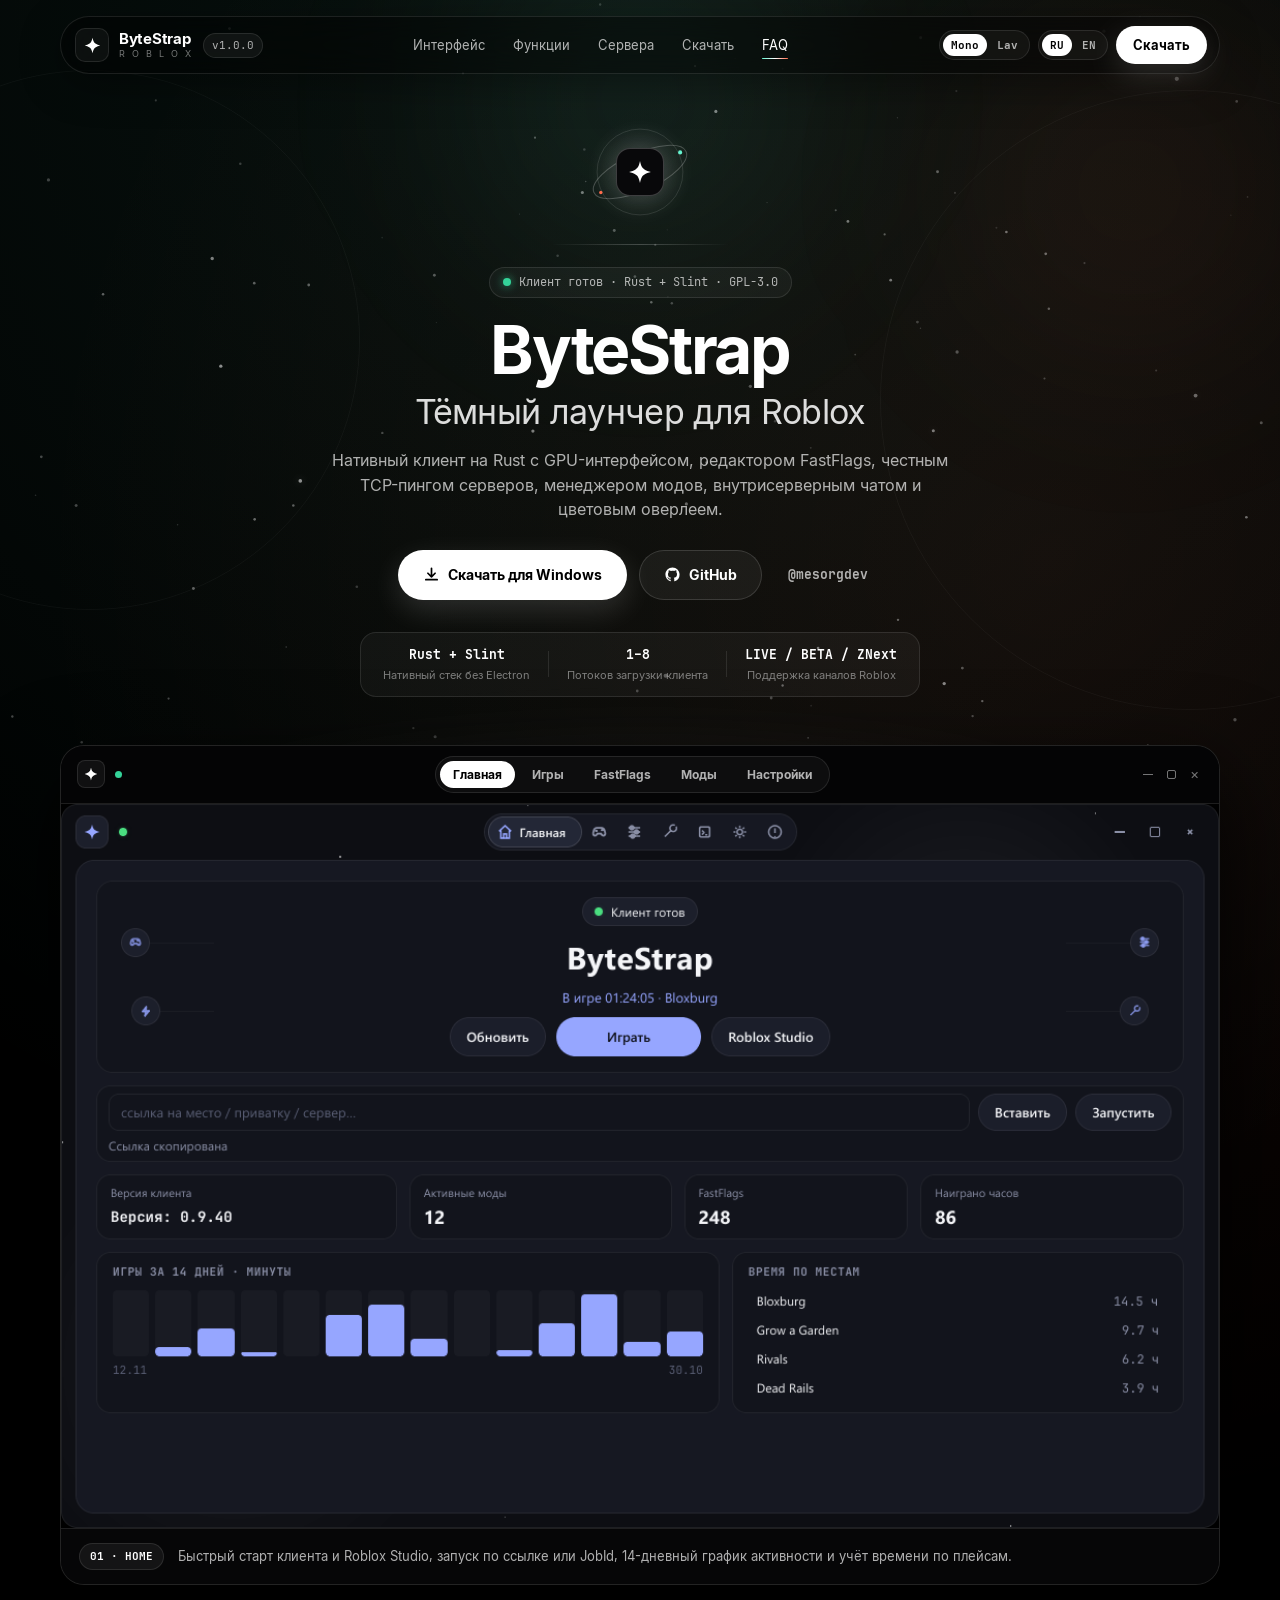
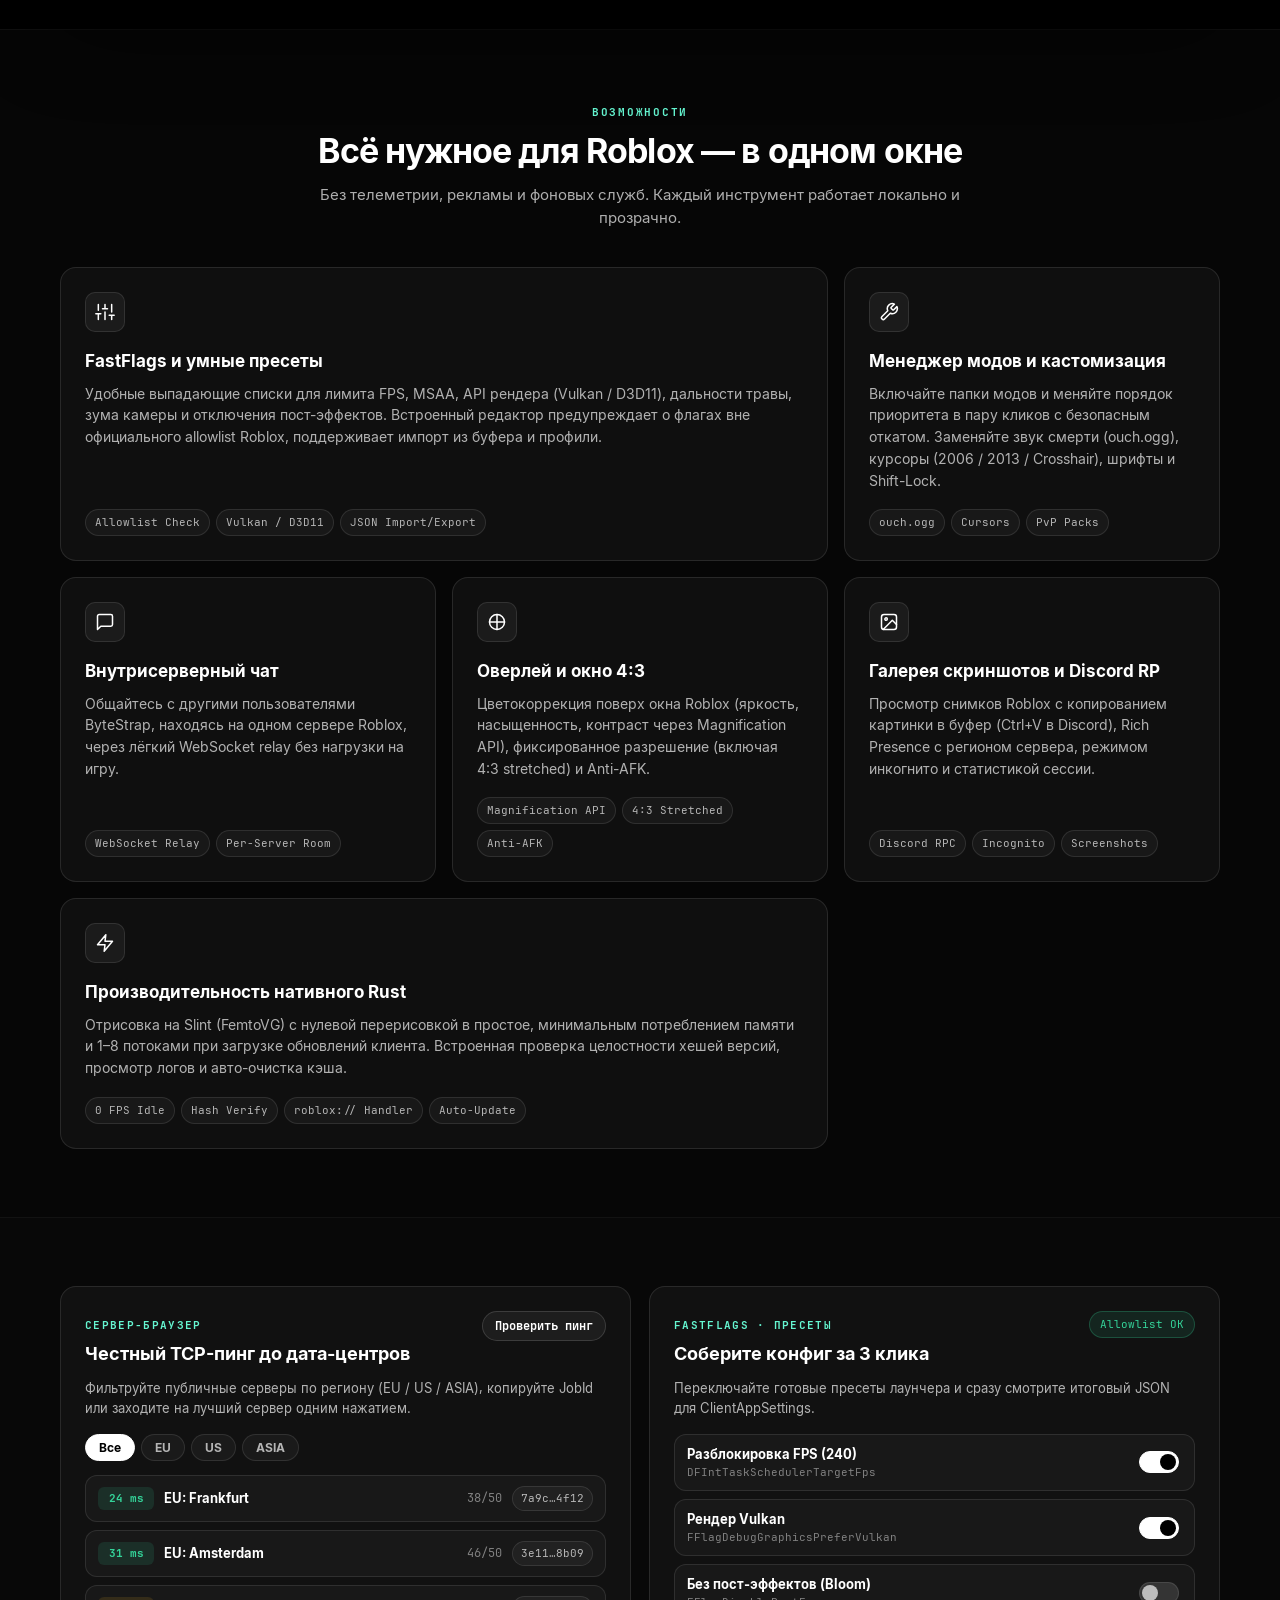
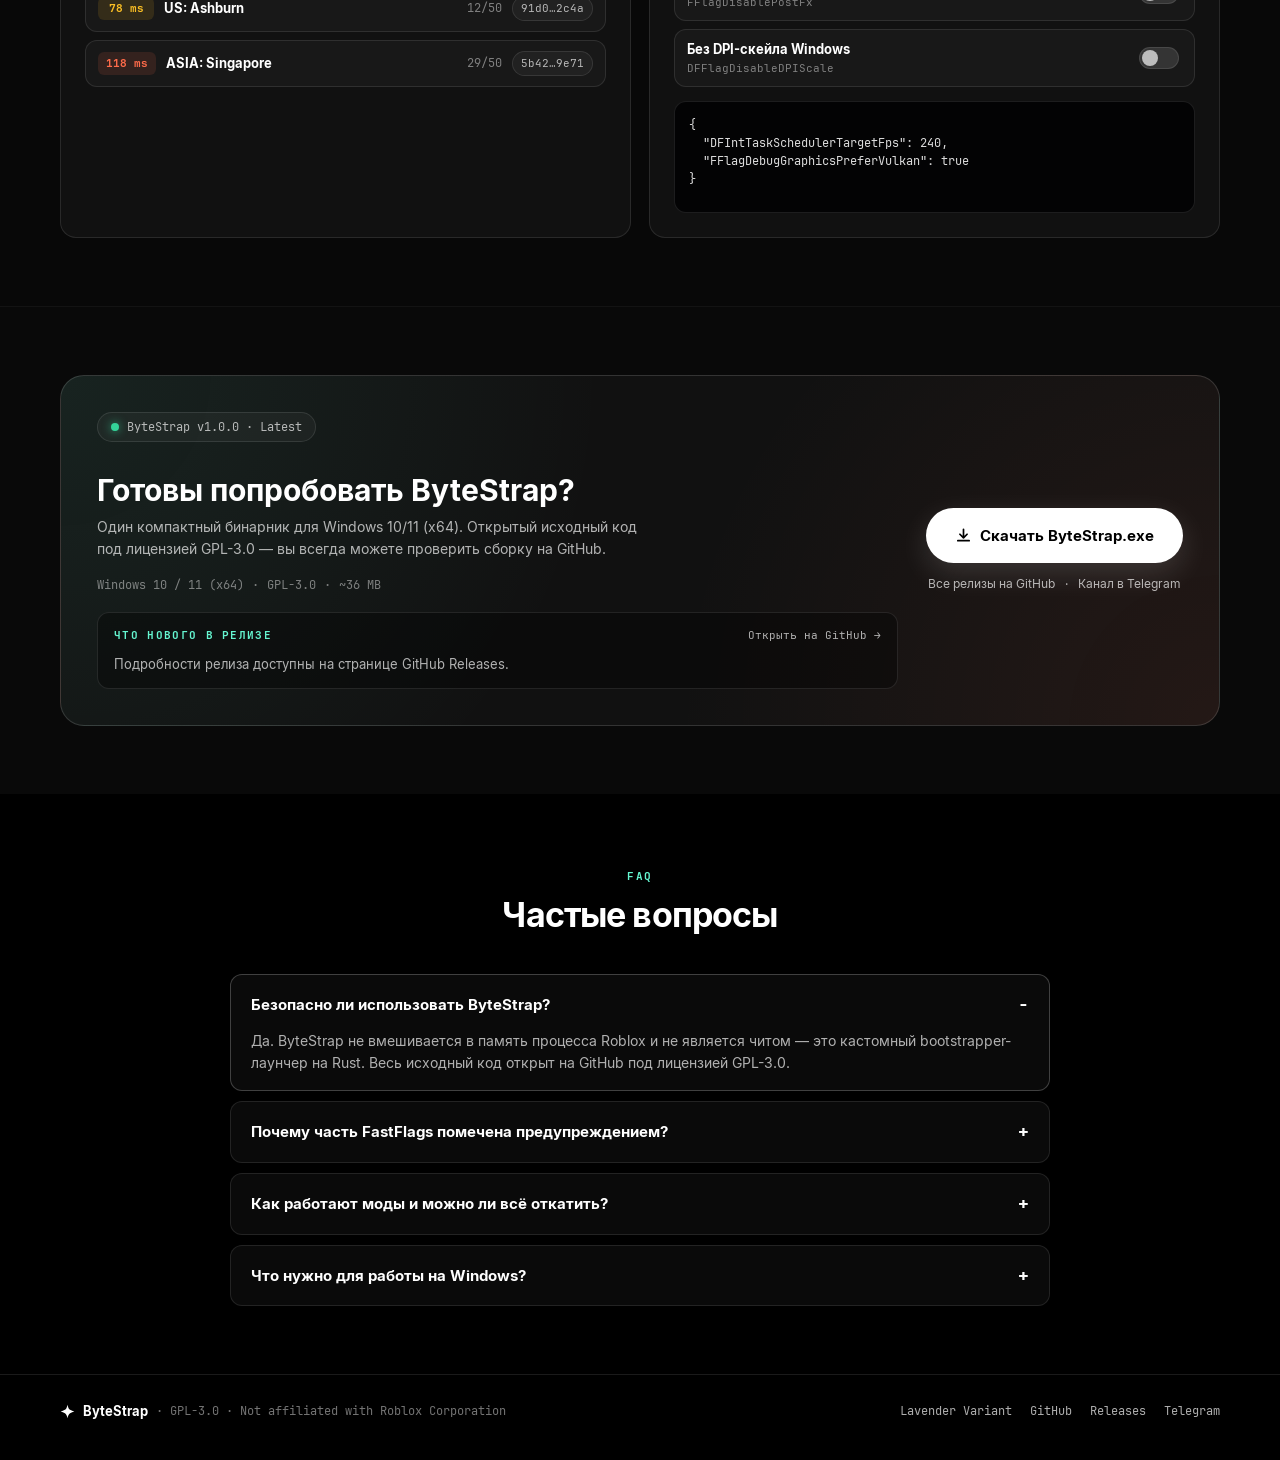
<file: docs/index.html>
<!doctype html>
<html lang="ru" data-theme="editingnews">
<head>
  <meta charset="utf-8" />
  <meta name="viewport" content="width=device-width, initial-scale=1" />
  <meta name="theme-color" content="#000000" />
  <title>ByteStrap — Тёмный кастомный лаунчер для Roblox</title>
  <meta name="description" content="ByteStrap — быстрый нативный лаунчер для Roblox на Rust и Slint: FastFlags, сервер-браузер с TCP-пингом, менеджер модов, внутрисерверный чат и цветовой оверлей." />
  <link rel="icon" type="image/svg+xml" href="data:image/svg+xml,%3Csvg xmlns='http://www.w3.org/2000/svg' viewBox='0 0 32 32'%3E%3Crect width='32' height='32' rx='9' fill='%230A0A0A' stroke='%23FFFFFF' stroke-opacity='0.22'/%3E%3Cpath d='M16 5.2 C16.9 9.8 17.9 11.4 19.7 12.6 C21.5 13.8 23.7 14.7 25.9 15.2 C23.7 15.7 21.5 16.6 19.7 17.8 C17.9 19.0 16.9 20.6 16 25.2 C15.1 20.6 14.1 19.0 12.3 17.8 C10.5 16.6 8.3 15.7 6.1 15.2 C8.3 14.7 10.5 13.8 12.3 12.6 C14.1 11.4 15.1 9.8 16 5.2 Z' fill='%23FFFFFF'/%3E%3C/svg%3E" />
  <link rel="stylesheet" href="styles.css" />
</head>
<body>
  <!-- Procedural deep-space starfield, orbital rings & subtle radial glows -->
  <canvas id="starfield" aria-hidden="true"></canvas>
  <div class="orbit-ring orbit-1" aria-hidden="true"></div>
  <div class="orbit-ring orbit-2" aria-hidden="true"></div>
  <div class="nebula nebula-1" aria-hidden="true"></div>
  <div class="nebula nebula-2" aria-hidden="true"></div>

  <!-- Floating Pill Header (editingnews.com glass bar) -->
  <header class="site-header">
    <div class="container">
      <div class="header-pill">
        <a href="#top" class="brand" aria-label="ByteStrap Home">
          <span class="brand-badge">
            <svg class="star-icon" viewBox="0 0 18 18" aria-hidden="true">
              <path d="M9 0.8 C9.8 4.6 10.6 5.9 12.1 6.9 C13.6 7.9 15.4 8.6 17.2 9 C15.4 9.4 13.6 10.1 12.1 11.1 C10.6 12.1 9.8 13.4 9 17.2 C8.2 13.4 7.4 12.1 5.9 11.1 C4.4 10.1 2.6 9.4 0.8 9 C2.6 8.6 4.4 7.9 5.9 6.9 C7.4 5.9 8.2 4.6 9 0.8 Z" />
            </svg>
          </span>
          <span class="brand-text">
            <span class="brand-name">ByteStrap</span>
            <span class="brand-sub">R O B L O X</span>
          </span>
          <span class="version-pill mono" id="nav-version">v1.0.0</span>
        </a>

        <nav class="pill-nav" aria-label="Primary">
          <a href="#preview" class="pill-link active" data-i18n="nav_preview">Интерфейс</a>
          <a href="#features" class="pill-link" data-i18n="nav_features">Функции</a>
          <a href="#servers" class="pill-link" data-i18n="nav_servers">Сервера</a>
          <a href="#download" class="pill-link" data-i18n="nav_download">Скачать</a>
          <a href="#faq" class="pill-link" data-i18n="nav_faq">FAQ</a>
        </nav>

        <div class="header-actions">
          <button type="button" class="theme-toggle mono" id="theme-toggle" title="Переключить тему (Mono / Lavender)">
            <span class="theme-opt active" data-theme-opt="editingnews">Mono</span>
            <span class="theme-opt" data-theme-opt="lavender">Lav</span>
          </button>
          <button type="button" class="lang-toggle mono" id="lang-toggle" aria-label="Switch language">
            <span class="lang-opt active" data-lang="ru">RU</span>
            <span class="lang-opt" data-lang="en">EN</span>
          </button>
          <a href="#download" class="btn btn-primary btn-sm" data-i18n="btn_download_short">Скачать</a>
        </div>
      </div>
    </div>
  </header>

  <main id="top">
    <!-- Hero Section -->
    <section class="hero">
      <div class="container hero-inner">
        <!-- Centered Orbital Star Emblem (editingnews.com signature centerpiece) -->
        <div class="hero-emblem" aria-hidden="true">
          <div class="emblem-halo"></div>
          <svg class="emblem-orbit" viewBox="0 0 120 120">
            <circle cx="60" cy="60" r="46" fill="none" stroke="rgba(255,255,255,0.12)" stroke-width="1" />
            <ellipse cx="60" cy="60" rx="54" ry="20" transform="rotate(-24 60 60)" fill="none" stroke="rgba(255,255,255,0.22)" stroke-width="1.1" />
            <circle cx="103" cy="39" r="2.2" fill="#65F6D1" />
            <circle cx="18" cy="82" r="1.8" fill="#FF6B4A" />
          </svg>
          <div class="emblem-core">
            <svg class="emblem-star" viewBox="0 0 18 18">
              <path d="M9 0.8 C9.8 4.6 10.6 5.9 12.1 6.9 C13.6 7.9 15.4 8.6 17.2 9 C15.4 9.4 13.6 10.1 12.1 11.1 C10.6 12.1 9.8 13.4 9 17.2 C8.2 13.4 7.4 12.1 5.9 11.1 C4.4 10.1 2.6 9.4 0.8 9 C2.6 8.6 4.4 7.9 5.9 6.9 C7.4 5.9 8.2 4.6 9 0.8 Z" />
            </svg>
          </div>
        </div>

        <div class="hero-hairline" aria-hidden="true"></div>

        <div class="status-chip">
          <span class="status-dot" aria-hidden="true"></span>
          <span class="mono" data-i18n="hero_badge">Клиент готов · Rust + Slint · GPL-3.0</span>
        </div>

        <h1 class="hero-title" data-i18n="hero_title">
          ByteStrap<br /><span class="hero-subline">Тёмный лаунчер для Roblox</span>
        </h1>

        <p class="hero-desc" data-i18n="hero_desc">
          Нативный клиент на Rust с GPU-интерфейсом, редактором FastFlags, честным TCP-пингом серверов, менеджером модов, внутрисерверным чатом и цветовым оверлеем.
        </p>

        <div class="hero-cta">
          <a href="https://github.com/mesorg-dev/ByteStrap/releases/latest" target="_blank" rel="noopener" class="btn btn-primary btn-lg" id="hero-download-btn">
            <svg class="btn-icon" viewBox="0 0 18 18" aria-hidden="true">
              <path d="M9 2.5V11.5M9 11.5L5.2 7.7M9 11.5L12.8 7.7M3 14.5H15" stroke="currentColor" stroke-width="1.8" stroke-linecap="round" stroke-linejoin="round" fill="none"/>
            </svg>
            <span data-i18n="hero_cta_download">Скачать для Windows</span>
          </a>
          <a href="https://github.com/mesorg-dev/ByteStrap" target="_blank" rel="noopener" class="btn btn-ghost btn-lg">
            <svg class="btn-icon" viewBox="0 0 24 24" aria-hidden="true">
              <path fill="currentColor" d="M12 2C6.477 2 2 6.484 2 12.017c0 4.425 2.865 8.18 6.839 9.504.5.092.682-.217.682-.483 0-.237-.008-.868-.013-1.703-2.782.605-3.369-1.343-3.369-1.343-.454-1.158-1.11-1.466-1.11-1.466-.908-.62.069-.608.069-.608 1.003.07 1.53 1.032 1.53 1.032.892 1.53 2.341 1.088 2.91.832.092-.647.35-1.088.636-1.338-2.22-.253-4.555-1.113-4.555-4.951 0-1.093.39-1.988 1.029-2.688-.103-.253-.446-1.272.098-2.65 0 0 .84-.27 2.75 1.026A9.564 9.564 0 0112 6.844c.85.004 1.705.115 2.504.337 1.909-1.296 2.747-1.027 2.747-1.027.546 1.379.202 2.398.1 2.651.64.7 1.028 1.595 1.028 2.688 0 3.848-2.339 4.695-4.566 4.943.359.309.678.92.678 1.855 0 1.338-.012 2.419-.012 2.747 0 .268.18.58.688.482A10.019 10.019 0 0022 12.017C22 6.484 17.522 2 12 2z"/>
            </svg>
            <span data-i18n="hero_cta_github">GitHub</span>
          </a>
          <a href="https://t.me/mesorgdev" target="_blank" rel="noopener" class="btn-text-link mono">
            @mesorgdev
          </a>
        </div>

        <div class="hero-metrics">
          <div class="metric-item">
            <span class="metric-val mono">Rust + Slint</span>
            <span class="metric-lbl" data-i18n="metric_stack">Нативный стек без Electron</span>
          </div>
          <div class="metric-sep" aria-hidden="true"></div>
          <div class="metric-item">
            <span class="metric-val mono">1–8</span>
            <span class="metric-lbl" data-i18n="metric_threads">Потоков загрузки клиента</span>
          </div>
          <div class="metric-sep" aria-hidden="true"></div>
          <div class="metric-item">
            <span class="metric-val mono">LIVE / BETA / ZNext</span>
            <span class="metric-lbl" data-i18n="metric_channels">Поддержка каналов Roblox</span>
          </div>
        </div>
      </div>

      <!-- Interactive Launcher Showcase Window -->
      <div class="container showcase-wrap" id="preview">
        <div class="showcase-glow" aria-hidden="true"></div>
        <div class="launcher-frame">
          <div class="frame-topbar">
            <div class="frame-brand">
              <span class="frame-star">
                <svg viewBox="0 0 18 18" aria-hidden="true">
                  <path d="M9 0.8 C9.8 4.6 10.6 5.9 12.1 6.9 C13.6 7.9 15.4 8.6 17.2 9 C15.4 9.4 13.6 10.1 12.1 11.1 C10.6 12.1 9.8 13.4 9 17.2 C8.2 13.4 7.4 12.1 5.9 11.1 C4.4 10.1 2.6 9.4 0.8 9 C2.6 8.6 4.4 7.9 5.9 6.9 C7.4 5.9 8.2 4.6 9 0.8 Z" />
                </svg>
              </span>
              <span class="status-dot-sm" aria-hidden="true"></span>
            </div>

            <div class="frame-tabs" role="tablist" aria-label="Launcher screens">
              <button type="button" class="frame-tab active" role="tab" aria-selected="true" data-shot="home" data-i18n="tab_home">Главная</button>
              <button type="button" class="frame-tab" role="tab" aria-selected="false" data-shot="games" data-i18n="tab_games">Игры</button>
              <button type="button" class="frame-tab" role="tab" aria-selected="false" data-shot="flags" data-i18n="tab_flags">FastFlags</button>
              <button type="button" class="frame-tab" role="tab" aria-selected="false" data-shot="mods" data-i18n="tab_mods">Моды</button>
              <button type="button" class="frame-tab" role="tab" aria-selected="false" data-shot="settings" data-i18n="tab_settings">Настройки</button>
            </div>

            <div class="frame-controls" aria-hidden="true">
              <span class="ctrl-dash"></span>
              <span class="ctrl-box"></span>
              <span class="ctrl-x">×</span>
            </div>
          </div>

          <div class="frame-viewport">
            <img id="shot-img" src="assets/shots/home.png" alt="Интерфейс ByteStrap — Главная" loading="eager" />
          </div>

          <div class="frame-caption">
            <span class="caption-badge mono" id="shot-tag">01 · HOME</span>
            <p id="shot-desc" data-i18n="shot_desc_home">Быстрый старт клиента и Roblox Studio, запуск по ссылке или JobId, 14-дневный график активности и учёт времени по плейсам.</p>
          </div>
        </div>
      </div>
    </section>

    <!-- Bento Grid Features -->
    <section class="section section-alt-1" id="features">
      <div class="container">
        <div class="section-head">
          <span class="section-eyebrow mono" data-i18n="feat_eyebrow">ВОЗМОЖНОСТИ</span>
          <h2 class="section-title" data-i18n="feat_title">Всё нужное для Roblox — в одном окне</h2>
          <p class="section-sub" data-i18n="feat_sub">Без телеметрии, рекламы и фоновых служб. Каждый инструмент работает локально и прозрачно.</p>
        </div>

        <div class="bento-grid">
          <article class="bento-card bento-wide">
            <div class="card-icon">
              <svg viewBox="0 0 24 24" fill="none" stroke="currentColor" stroke-width="1.8" stroke-linecap="round" stroke-linejoin="round"><path d="M4 21v-7M4 10V3M12 21v-9M12 8V3M20 21v-5M20 12V3M1 14h6M9 8h6M17 16h6"/></svg>
            </div>
            <h3 data-i18n="f1_title">FastFlags и умные пресеты</h3>
            <p data-i18n="f1_desc">Удобные выпадающие списки для лимита FPS, MSAA, API рендера (Vulkan / D3D11), дальности травы, зума камеры и отключения пост-эффектов. Встроенный редактор предупреждает о флагах вне официального allowlist Roblox, поддерживает импорт из буфера и профили.</p>
            <div class="card-tags mono">
              <span>Allowlist Check</span>
              <span>Vulkan / D3D11</span>
              <span>JSON Import/Export</span>
            </div>
          </article>

          <article class="bento-card">
            <div class="card-icon">
              <svg viewBox="0 0 24 24" fill="none" stroke="currentColor" stroke-width="1.8" stroke-linecap="round" stroke-linejoin="round"><path d="M14.7 6.3a1 1 0 0 0 0 1.4l1.6 1.6a1 1 0 0 0 1.4 0l3.77-3.77a6 6 0 0 1-7.94 7.94l-6.91 6.91a2.12 2.12 0 0 1-3-3l6.91-6.91a6 6 0 0 1 7.94-7.94l-3.76 3.76z"/></svg>
            </div>
            <h3 data-i18n="f2_title">Менеджер модов и кастомизация</h3>
            <p data-i18n="f2_desc">Включайте папки модов и меняйте порядок приоритета в пару кликов с безопасным откатом. Заменяйте звук смерти (ouch.ogg), курсоры (2006 / 2013 / Crosshair), шрифты и Shift-Lock.</p>
            <div class="card-tags mono">
              <span>ouch.ogg</span>
              <span>Cursors</span>
              <span>PvP Packs</span>
            </div>
          </article>

          <article class="bento-card">
            <div class="card-icon">
              <svg viewBox="0 0 24 24" fill="none" stroke="currentColor" stroke-width="1.8" stroke-linecap="round" stroke-linejoin="round"><path d="M21 15a2 2 0 0 1-2 2H7l-4 4V5a2 2 0 0 1 2-2h14a2 2 0 0 1 2 2z"/></svg>
            </div>
            <h3 data-i18n="f3_title">Внутрисерверный чат</h3>
            <p data-i18n="f3_desc">Общайтесь с другими пользователями ByteStrap, находясь на одном сервере Roblox, через лёгкий WebSocket relay без нагрузки на игру.</p>
            <div class="card-tags mono">
              <span>WebSocket Relay</span>
              <span>Per-Server Room</span>
            </div>
          </article>

          <article class="bento-card">
            <div class="card-icon">
              <svg viewBox="0 0 24 24" fill="none" stroke="currentColor" stroke-width="1.8" stroke-linecap="round" stroke-linejoin="round"><circle cx="12" cy="12" r="9"/><path d="M12 3v18M3 12h18"/></svg>
            </div>
            <h3 data-i18n="f4_title">Оверлей и окно 4:3</h3>
            <p data-i18n="f4_desc">Цветокоррекция поверх окна Roblox (яркость, насыщенность, контраст через Magnification API), фиксированное разрешение (включая 4:3 stretched) и Anti-AFK.</p>
            <div class="card-tags mono">
              <span>Magnification API</span>
              <span>4:3 Stretched</span>
              <span>Anti-AFK</span>
            </div>
          </article>

          <article class="bento-card">
            <div class="card-icon">
              <svg viewBox="0 0 24 24" fill="none" stroke="currentColor" stroke-width="1.8" stroke-linecap="round" stroke-linejoin="round"><rect x="3" y="3" width="18" height="18" rx="3"/><circle cx="8.5" cy="8.5" r="1.5"/><path d="M21 15l-5-5L5 21"/></svg>
            </div>
            <h3 data-i18n="f5_title">Галерея скриншотов и Discord RP</h3>
            <p data-i18n="f5_desc">Просмотр снимков Roblox с копированием картинки в буфер (Ctrl+V в Discord), Rich Presence с регионом сервера, режимом инкогнито и статистикой сессии.</p>
            <div class="card-tags mono">
              <span>Discord RPC</span>
              <span>Incognito</span>
              <span>Screenshots</span>
            </div>
          </article>

          <article class="bento-card bento-wide">
            <div class="card-icon">
              <svg viewBox="0 0 24 24" fill="none" stroke="currentColor" stroke-width="1.8" stroke-linecap="round" stroke-linejoin="round"><path d="M13 2L3 14h9l-1 8 10-12h-9l1-8z"/></svg>
            </div>
            <h3 data-i18n="f6_title">Производительность нативного Rust</h3>
            <p data-i18n="f6_desc">Отрисовка на Slint (FemtoVG) с нулевой перерисовкой в простое, минимальным потреблением памяти и 1–8 потоками при загрузке обновлений клиента. Встроенная проверка целостности хешей версий, просмотр логов и авто-очистка кэша.</p>
            <div class="card-tags mono">
              <span>0 FPS Idle</span>
              <span>Hash Verify</span>
              <span>roblox:// Handler</span>
              <span>Auto-Update</span>
            </div>
          </article>
        </div>
      </div>
    </section>

    <!-- Interactive Server Browser & FastFlag Preview Section -->
    <section class="section section-alt-2" id="servers">
      <div class="container split-grid">
        <div class="widget-card">
          <div class="widget-head">
            <div>
              <span class="mono widget-label" data-i18n="srv_label">СЕРВЕР-БРАУЗЕР</span>
              <h3 class="widget-title" data-i18n="srv_title">Честный TCP-пинг до дата-центров</h3>
            </div>
            <button type="button" class="btn btn-ghost btn-xs mono" id="ping-refresh-btn" data-i18n="srv_ping_btn">Проверить пинг</button>
          </div>
          <p class="widget-desc" data-i18n="srv_desc">Фильтруйте публичные серверы по региону (EU / US / ASIA), копируйте JobId или заходите на лучший сервер одним нажатием.</p>

          <div class="region-filters" role="group" aria-label="Region filter">
            <button type="button" class="filter-pill active" data-region="ALL" data-i18n="reg_all">Все</button>
            <button type="button" class="filter-pill" data-region="EU">EU</button>
            <button type="button" class="filter-pill" data-region="US">US</button>
            <button type="button" class="filter-pill" data-region="ASIA">ASIA</button>
          </div>

          <div class="server-list" id="server-list"></div>
        </div>

        <div class="widget-card">
          <div class="widget-head">
            <div>
              <span class="mono widget-label" data-i18n="ff_label">FASTFLAGS · ПРЕСЕТЫ</span>
              <h3 class="widget-title" data-i18n="ff_title">Соберите конфиг за 3 клика</h3>
            </div>
            <span class="mono allow-badge" data-i18n="ff_allow">Allowlist OK</span>
          </div>
          <p class="widget-desc" data-i18n="ff_desc">Переключайте готовые пресеты лаунчера и сразу смотрите итоговый JSON для ClientAppSettings.</p>

          <div class="preset-toggles">
            <label class="preset-row">
              <span>
                <strong data-i18n="ff_p1_name">Разблокировка FPS (240)</strong>
                <small class="mono">DFIntTaskSchedulerTargetFps</small>
              </span>
              <input type="checkbox" class="bs-switch" data-flag="DFIntTaskSchedulerTargetFps" data-val="240" checked />
            </label>
            <label class="preset-row">
              <span>
                <strong data-i18n="ff_p2_name">Рендер Vulkan</strong>
                <small class="mono">FFlagDebugGraphicsPreferVulkan</small>
              </span>
              <input type="checkbox" class="bs-switch" data-flag="FFlagDebugGraphicsPreferVulkan" data-val="true" checked />
            </label>
            <label class="preset-row">
              <span>
                <strong data-i18n="ff_p3_name">Без пост-эффектов (Bloom)</strong>
                <small class="mono">FFlagDisablePostFx</small>
              </span>
              <input type="checkbox" class="bs-switch" data-flag="FFlagDisablePostFx" data-val="true" />
            </label>
            <label class="preset-row">
              <span>
                <strong data-i18n="ff_p4_name">Без DPI-скейла Windows</strong>
                <small class="mono">DFFlagDisableDPIScale</small>
              </span>
              <input type="checkbox" class="bs-switch" data-flag="DFFlagDisableDPIScale" data-val="true" />
            </label>
          </div>

          <pre class="code-box mono" id="ff-json-preview" aria-label="Generated FastFlags JSON"></pre>
        </div>
      </div>
    </section>

    <!-- Download Section -->
    <section class="section section-alt-3" id="download">
      <div class="container">
        <div class="download-card">
          <div class="download-left">
            <div class="status-chip">
              <span class="status-dot" aria-hidden="true"></span>
              <span class="mono" id="release-tag">ByteStrap v1.0.0 · Latest</span>
            </div>
            <h2 class="download-title" data-i18n="dl_title">Готовы попробовать ByteStrap?</h2>
            <p class="download-desc" data-i18n="dl_desc">
              Один компактный бинарник для Windows 10/11 (x64). Открытый исходный код под лицензией GPL-3.0 — вы всегда можете проверить сборку на GitHub.
            </p>
            <div class="download-meta mono" id="release-meta">
              <span>Windows 10 / 11 (x64)</span>
              <span>·</span>
              <span>GPL-3.0</span>
              <span>·</span>
              <span id="release-size">~36 MB</span>
              <span class="meta-sep-date" id="release-date-sep" hidden>·</span>
              <span id="release-date" hidden></span>
              <span class="meta-sep-dl" id="release-dl-sep" hidden>·</span>
              <span id="release-downloads" hidden></span>
            </div>

            <div class="release-notes-box" id="release-notes-box">
              <div class="release-notes-head">
                <span class="mono release-notes-label" data-i18n="dl_notes_title">ЧТО НОВОГО В РЕЛИЗЕ</span>
                <a href="https://github.com/mesorg-dev/ByteStrap/releases/latest" target="_blank" rel="noopener" class="mono release-notes-link" id="release-html-link" data-i18n="dl_notes_open">Открыть на GitHub →</a>
              </div>
              <div class="release-notes-body" id="release-notes-body">
                <p class="release-notes-loading mono" data-i18n="dl_notes_loading">Загрузка списка изменений с GitHub…</p>
              </div>
            </div>
          </div>

          <div class="download-right">
            <a href="https://github.com/mesorg-dev/ByteStrap/releases/latest" target="_blank" rel="noopener" class="btn btn-primary btn-xl" id="direct-download-btn">
              <svg class="btn-icon" viewBox="0 0 18 18" aria-hidden="true">
                <path d="M9 2.5V11.5M9 11.5L5.2 7.7M9 11.5L12.8 7.7M3 14.5H15" stroke="currentColor" stroke-width="1.8" stroke-linecap="round" stroke-linejoin="round" fill="none"/>
              </svg>
              <span id="direct-download-label" data-i18n="dl_btn">Скачать ByteStrap.exe</span>
            </a>
            <div class="download-links">
              <a href="https://github.com/mesorg-dev/ByteStrap/releases" target="_blank" rel="noopener" data-i18n="dl_all_releases">Все релизы на GitHub</a>
              <span>·</span>
              <a href="https://t.me/mesorgdev" target="_blank" rel="noopener" data-i18n="dl_telegram">Канал в Telegram</a>
            </div>
          </div>
        </div>
      </div>
    </section>

    <!-- FAQ Section -->
    <section class="section" id="faq">
      <div class="container faq-wrap">
        <div class="section-head">
          <span class="section-eyebrow mono">FAQ</span>
          <h2 class="section-title" data-i18n="faq_title">Частые вопросы</h2>
        </div>

        <div class="faq-list">
          <details class="faq-item" open>
            <summary data-i18n="faq_q1">Безопасно ли использовать ByteStrap?</summary>
            <p data-i18n="faq_a1">Да. ByteStrap не вмешивается в память процесса Roblox и не является читом — это кастомный bootstrapper-лаунчер на Rust. Весь исходный код открыт на GitHub под лицензией GPL-3.0.</p>
          </details>
          <details class="faq-item">
            <summary data-i18n="faq_q2">Почему часть FastFlags помечена предупреждением?</summary>
            <p data-i18n="faq_a2">Roblox игнорирует клиентские флаги, которые не входят в официальный allowlist. ByteStrap честно подсвечивает такие флаги жёлтым индикатором, чтобы вы знали, какие параметры реально применяются клиентом.</p>
          </details>
          <details class="faq-item">
            <summary data-i18n="faq_q3">Как работают моды и можно ли всё откатить?</summary>
            <p data-i18n="faq_a3">Каждая папка в каталоге Mods/ отображается в лаунчере отдельным модом. Вы задаёте порядок применения, включаете нужные паки и в любой момент можете нажать «Откатить», чтобы вернуть оригинальные файлы Roblox.</p>
          </details>
          <details class="faq-item">
            <summary data-i18n="faq_q4">Что нужно для работы на Windows?</summary>
            <p data-i18n="faq_a4">Windows 10 или Windows 11 (x64). Никаких дополнительных рантаймов вроде .NET или WebView2 устанавливать не требуется — интерфейс работает нативно через Slint и OpenGL/FemtoVG.</p>
          </details>
        </div>
      </div>
    </section>
  </main>

  <footer class="site-footer">
    <div class="container footer-inner">
      <div class="footer-brand">
        <svg class="star-icon-sm" viewBox="0 0 18 18" aria-hidden="true">
          <path d="M9 0.8 C9.8 4.6 10.6 5.9 12.1 6.9 C13.6 7.9 15.4 8.6 17.2 9 C15.4 9.4 13.6 10.1 12.1 11.1 C10.6 12.1 9.8 13.4 9 17.2 C8.2 13.4 7.4 12.1 5.9 11.1 C4.4 10.1 2.6 9.4 0.8 9 C2.6 8.6 4.4 7.9 5.9 6.9 C7.4 5.9 8.2 4.6 9 0.8 Z" />
        </svg>
        <span>ByteStrap</span>
        <span class="footer-copy mono">· GPL-3.0 · Not affiliated with Roblox Corporation</span>
      </div>
      <div class="footer-links mono">
        <a href="lavender.html" data-i18n="footer_lavender">Lavender Variant</a>
        <a href="https://github.com/mesorg-dev/ByteStrap" target="_blank" rel="noopener">GitHub</a>
        <a href="https://github.com/mesorg-dev/ByteStrap/releases" target="_blank" rel="noopener">Releases</a>
        <a href="https://t.me/mesorgdev" target="_blank" rel="noopener">Telegram</a>
      </div>
    </div>
  </footer>

  <script src="app.js"></script>
</body>
</html>
</file>
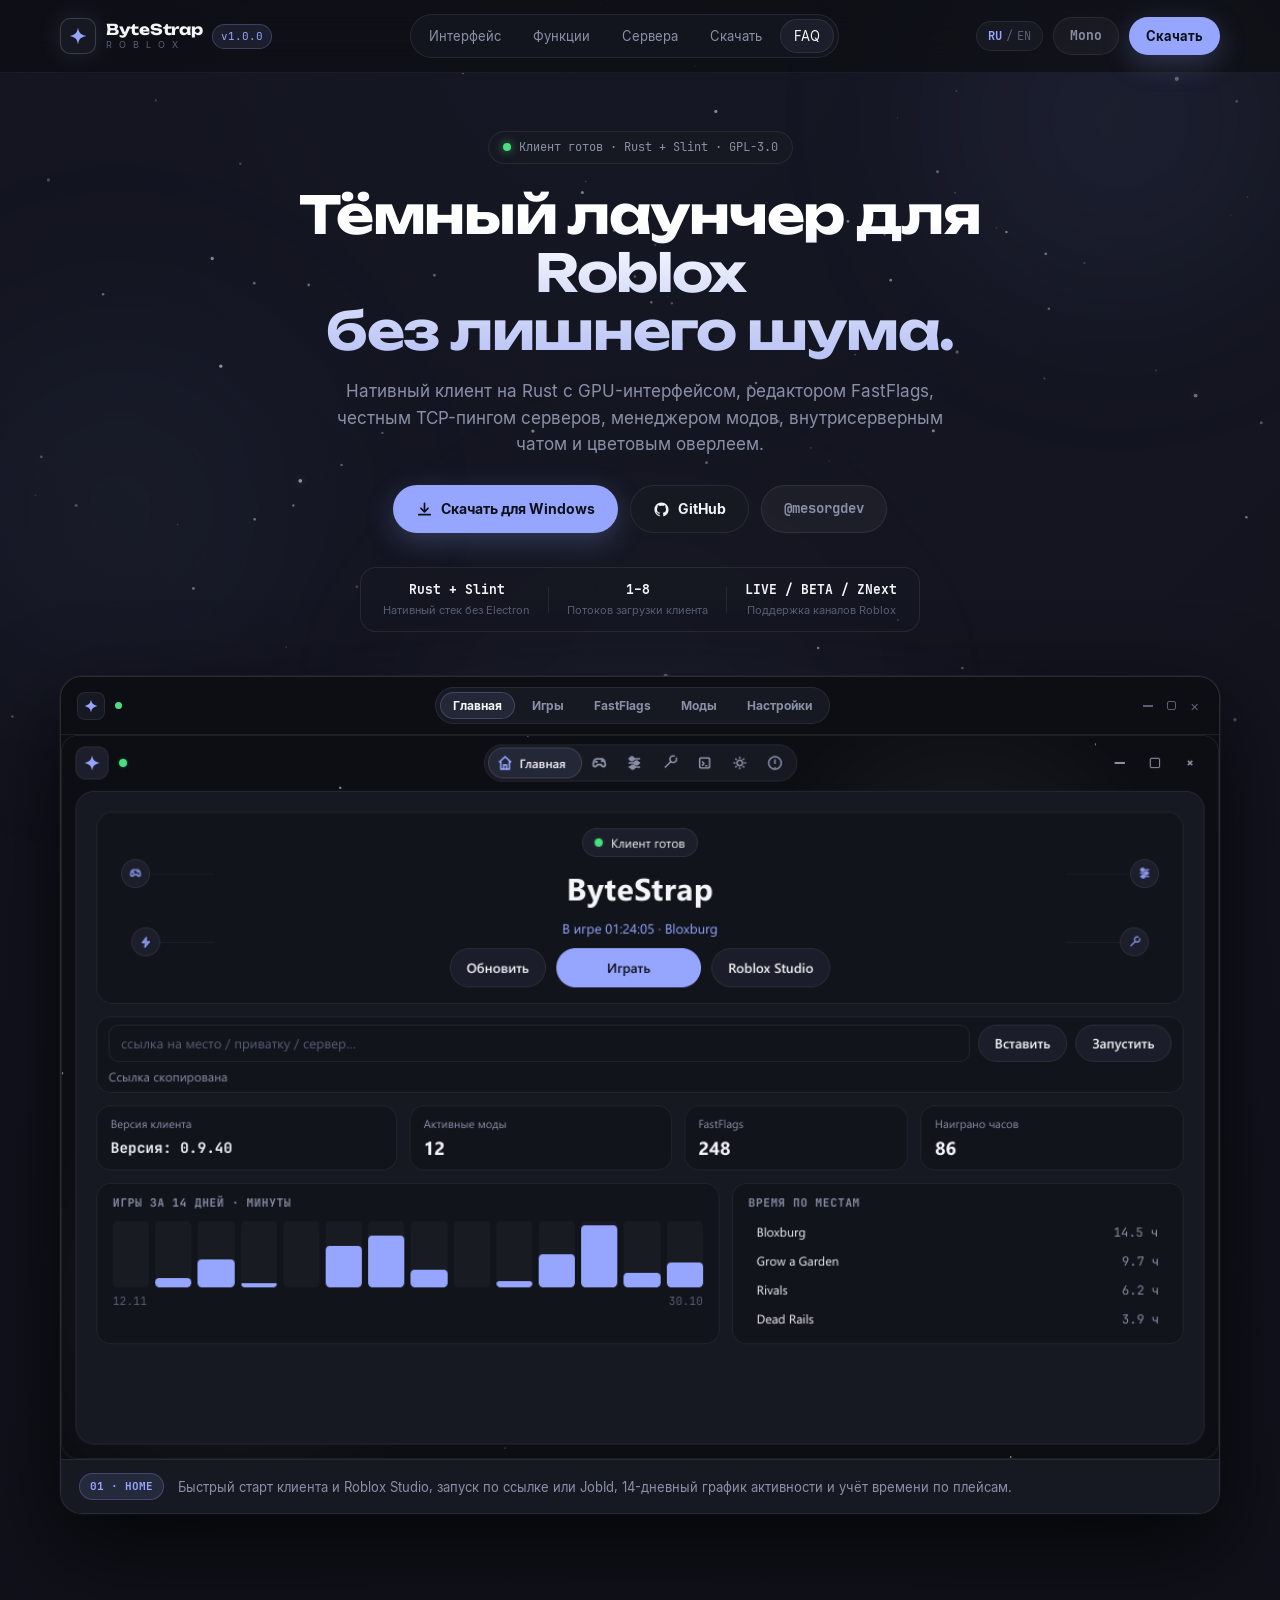
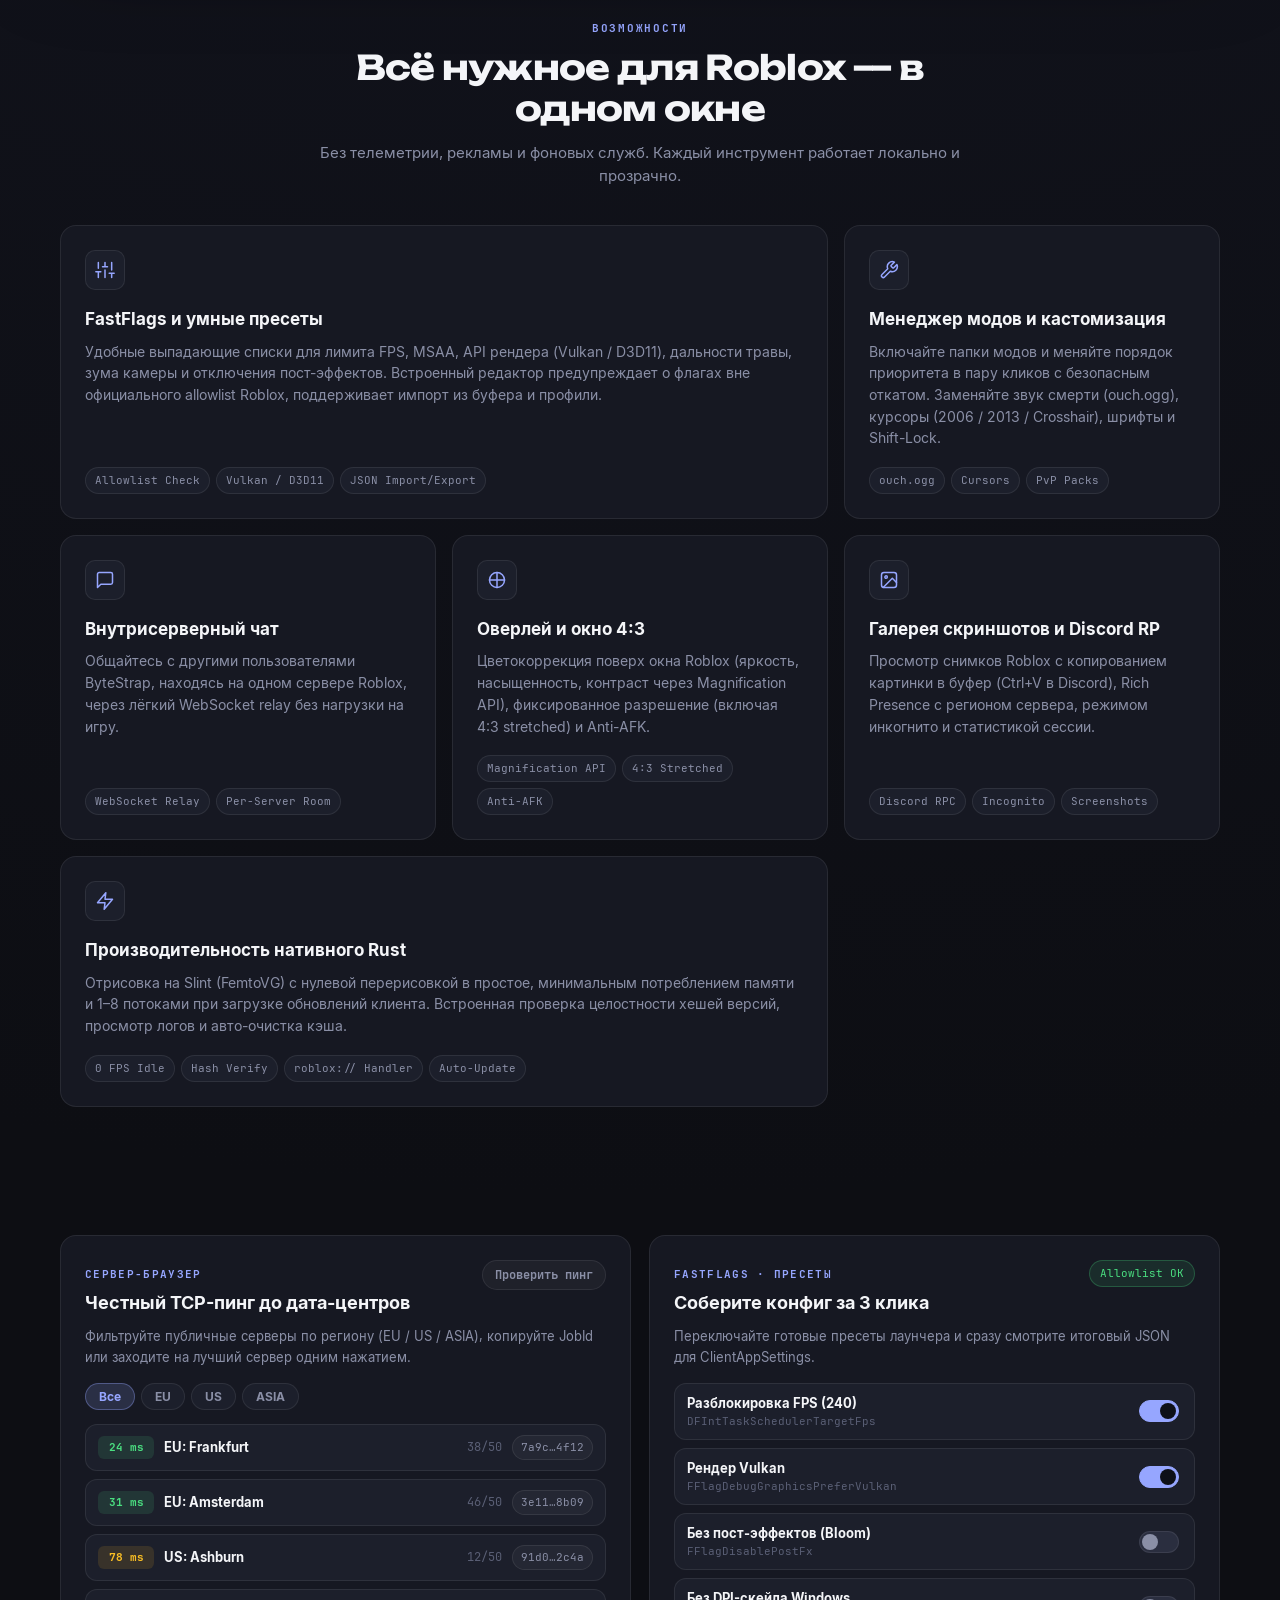
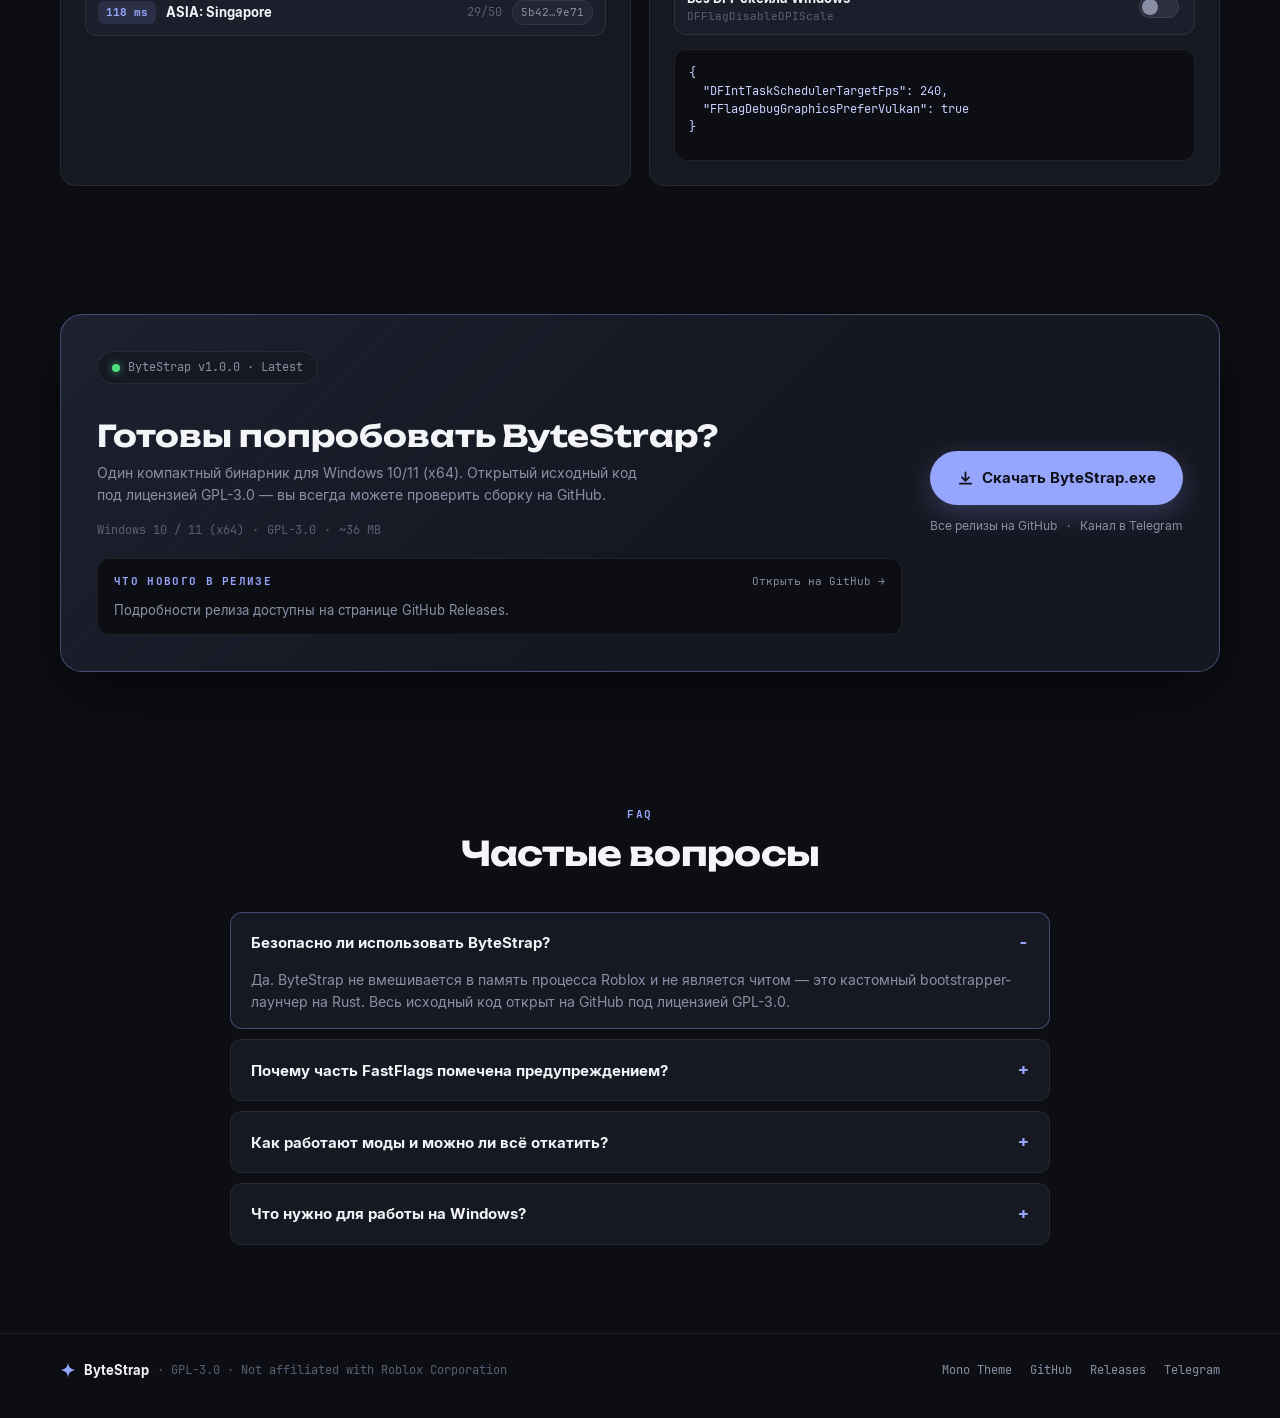
<file: docs/lavender.html>
﻿<!doctype html>
<html lang="ru">
<head>
  <meta charset="utf-8" />
  <meta name="viewport" content="width=device-width, initial-scale=1" />
  <meta name="theme-color" content="#0D0E13" />
  <title>ByteStrap — Тёмный кастомный лаунчер для Roblox</title>
  <meta name="description" content="ByteStrap — быстрый нативный лаунчер для Roblox на Rust и Slint: FastFlags, сервер-браузер с TCP-пингом, менеджер модов, внутрисерверный чат и цветовой оверлей." />
  <link rel="icon" type="image/svg+xml" href="data:image/svg+xml,%3Csvg xmlns='http://www.w3.org/2000/svg' viewBox='0 0 32 32'%3E%3Crect width='32' height='32' rx='9' fill='%23161822' stroke='%2396A6FF' stroke-opacity='0.35'/%3E%3Cpath d='M16 5.2 C16.9 9.8 17.9 11.4 19.7 12.6 C21.5 13.8 23.7 14.7 25.9 15.2 C23.7 15.7 21.5 16.6 19.7 17.8 C17.9 19.0 16.9 20.6 16 25.2 C15.1 20.6 14.1 19.0 12.3 17.8 C10.5 16.6 8.3 15.7 6.1 15.2 C8.3 14.7 10.5 13.8 12.3 12.6 C14.1 11.4 15.1 9.8 16 5.2 Z' fill='%2396A6FF'/%3E%3C/svg%3E" />
  <link rel="stylesheet" href="styles-lavender.css" />
</head>
<body>
  <!-- Procedural deep-space starfield & radial nebulae (mirrors ui/stars.slint) -->
  <canvas id="starfield" aria-hidden="true"></canvas>
  <div class="nebula nebula-1" aria-hidden="true"></div>
  <div class="nebula nebula-2" aria-hidden="true"></div>
  <div class="nebula nebula-3" aria-hidden="true"></div>

  <!-- Top Navigation -->
  <header class="site-header">
    <div class="container header-inner">
      <a href="#top" class="brand" aria-label="ByteStrap Home">
        <span class="brand-badge">
          <svg class="star-icon" viewBox="0 0 18 18" aria-hidden="true">
            <path d="M9 0.8 C9.8 4.6 10.6 5.9 12.1 6.9 C13.6 7.9 15.4 8.6 17.2 9 C15.4 9.4 13.6 10.1 12.1 11.1 C10.6 12.1 9.8 13.4 9 17.2 C8.2 13.4 7.4 12.1 5.9 11.1 C4.4 10.1 2.6 9.4 0.8 9 C2.6 8.6 4.4 7.9 5.9 6.9 C7.4 5.9 8.2 4.6 9 0.8 Z" />
          </svg>
        </span>
        <span class="brand-text">
          <span class="brand-name">ByteStrap</span>
          <span class="brand-sub">R O B L O X</span>
        </span>
        <span class="version-pill mono" id="nav-version">v1.0.0</span>
      </a>

      <nav class="pill-nav" aria-label="Primary">
        <a href="#preview" class="pill-link active" data-i18n="nav_preview">Интерфейс</a>
        <a href="#features" class="pill-link" data-i18n="nav_features">Функции</a>
        <a href="#servers" class="pill-link" data-i18n="nav_servers">Сервера</a>
        <a href="#download" class="pill-link" data-i18n="nav_download">Скачать</a>
        <a href="#faq" class="pill-link" data-i18n="nav_faq">FAQ</a>
      </nav>

      <div class="header-actions">
        <button type="button" class="lang-toggle mono" id="lang-toggle" aria-label="Switch language">
          <span class="lang-opt active" data-lang="ru">RU</span>
          <span class="lang-sep">/</span>
          <span class="lang-opt" data-lang="en">EN</span>
        </button>
        <a href="index.html" class="btn btn-subtle btn-sm mono">Mono</a>
        <a href="#download" class="btn btn-primary btn-sm" data-i18n="btn_download_short">Скачать</a>
      </div>
    </div>
  </header>

  <main id="top">
    <!-- Hero Section -->
    <section class="hero">
      <div class="container hero-inner">
        <div class="status-chip">
          <span class="status-dot" aria-hidden="true"></span>
          <span class="mono" data-i18n="hero_badge">Клиент готов · Rust + Slint · GPL-3.0</span>
        </div>

        <h1 class="hero-title" data-i18n="hero_title">
          Тёмный лаунчер для Roblox<br />без лишнего шума.
        </h1>

        <p class="hero-desc" data-i18n="hero_desc">
          Нативный клиент на Rust с GPU-интерфейсом, редактором FastFlags, честным TCP-пингом серверов, менеджером модов, внутрисерверным чатом и цветовым оверлеем.
        </p>

        <div class="hero-cta">
          <a href="https://github.com/mesorg-dev/ByteStrap/releases/latest" target="_blank" rel="noopener" class="btn btn-primary btn-lg" id="hero-download-btn">
            <svg class="btn-icon" viewBox="0 0 18 18" aria-hidden="true">
              <path d="M9 2.5V11.5M9 11.5L5.2 7.7M9 11.5L12.8 7.7M3 14.5H15" stroke="currentColor" stroke-width="1.8" stroke-linecap="round" stroke-linejoin="round" fill="none"/>
            </svg>
            <span data-i18n="hero_cta_download">Скачать для Windows</span>
          </a>
          <a href="https://github.com/mesorg-dev/ByteStrap" target="_blank" rel="noopener" class="btn btn-ghost btn-lg">
            <svg class="btn-icon" viewBox="0 0 24 24" aria-hidden="true">
              <path fill="currentColor" d="M12 2C6.477 2 2 6.484 2 12.017c0 4.425 2.865 8.18 6.839 9.504.5.092.682-.217.682-.483 0-.237-.008-.868-.013-1.703-2.782.605-3.369-1.343-3.369-1.343-.454-1.158-1.11-1.466-1.11-1.466-.908-.62.069-.608.069-.608 1.003.07 1.53 1.032 1.53 1.032.892 1.53 2.341 1.088 2.91.832.092-.647.35-1.088.636-1.338-2.22-.253-4.555-1.113-4.555-4.951 0-1.093.39-1.988 1.029-2.688-.103-.253-.446-1.272.098-2.65 0 0 .84-.27 2.75 1.026A9.564 9.564 0 0112 6.844c.85.004 1.705.115 2.504.337 1.909-1.296 2.747-1.027 2.747-1.027.546 1.379.202 2.398.1 2.651.64.7 1.028 1.595 1.028 2.688 0 3.848-2.339 4.695-4.566 4.943.359.309.678.92.678 1.855 0 1.338-.012 2.419-.012 2.747 0 .268.18.58.688.482A10.019 10.019 0 0022 12.017C22 6.484 17.522 2 12 2z"/>
            </svg>
            <span data-i18n="hero_cta_github">GitHub</span>
          </a>
          <a href="https://t.me/mesorgdev" target="_blank" rel="noopener" class="btn btn-subtle btn-lg">
            <span class="mono">@mesorgdev</span>
          </a>
        </div>

        <div class="hero-metrics">
          <div class="metric-item">
            <span class="metric-val mono">Rust + Slint</span>
            <span class="metric-lbl" data-i18n="metric_stack">Нативный стек без Electron</span>
          </div>
          <div class="metric-sep" aria-hidden="true"></div>
          <div class="metric-item">
            <span class="metric-val mono">1–8</span>
            <span class="metric-lbl" data-i18n="metric_threads">Потоков загрузки клиента</span>
          </div>
          <div class="metric-sep" aria-hidden="true"></div>
          <div class="metric-item">
            <span class="metric-val mono">LIVE / BETA / ZNext</span>
            <span class="metric-lbl" data-i18n="metric_channels">Поддержка каналов Roblox</span>
          </div>
        </div>
      </div>

      <!-- Interactive Launcher Showcase Window -->
      <div class="container showcase-wrap" id="preview">
        <div class="showcase-glow" aria-hidden="true"></div>
        <div class="launcher-frame">
          <div class="frame-topbar">
            <div class="frame-brand">
              <span class="frame-star">
                <svg viewBox="0 0 18 18" aria-hidden="true">
                  <path d="M9 0.8 C9.8 4.6 10.6 5.9 12.1 6.9 C13.6 7.9 15.4 8.6 17.2 9 C15.4 9.4 13.6 10.1 12.1 11.1 C10.6 12.1 9.8 13.4 9 17.2 C8.2 13.4 7.4 12.1 5.9 11.1 C4.4 10.1 2.6 9.4 0.8 9 C2.6 8.6 4.4 7.9 5.9 6.9 C7.4 5.9 8.2 4.6 9 0.8 Z" />
                </svg>
              </span>
              <span class="status-dot-sm" aria-hidden="true"></span>
            </div>

            <div class="frame-tabs" role="tablist" aria-label="Launcher screens">
              <button type="button" class="frame-tab active" role="tab" aria-selected="true" data-shot="home" data-i18n="tab_home">Главная</button>
              <button type="button" class="frame-tab" role="tab" aria-selected="false" data-shot="games" data-i18n="tab_games">Игры</button>
              <button type="button" class="frame-tab" role="tab" aria-selected="false" data-shot="flags" data-i18n="tab_flags">FastFlags</button>
              <button type="button" class="frame-tab" role="tab" aria-selected="false" data-shot="mods" data-i18n="tab_mods">Моды</button>
              <button type="button" class="frame-tab" role="tab" aria-selected="false" data-shot="settings" data-i18n="tab_settings">Настройки</button>
            </div>

            <div class="frame-controls" aria-hidden="true">
              <span class="ctrl-dash"></span>
              <span class="ctrl-box"></span>
              <span class="ctrl-x">×</span>
            </div>
          </div>

          <div class="frame-viewport">
            <img id="shot-img" src="assets/shots/home.png" alt="Интерфейс ByteStrap — Главная" loading="eager" />
          </div>

          <div class="frame-caption">
            <span class="caption-badge mono" id="shot-tag">01 · HOME</span>
            <p id="shot-desc" data-i18n="shot_desc_home">Быстрый старт клиента и Roblox Studio, запуск по ссылке или JobId, 14-дневный график активности и учёт времени по плейсам.</p>
          </div>
        </div>
      </div>
    </section>

    <!-- Bento Grid Features -->
    <section class="section" id="features">
      <div class="container">
        <div class="section-head">
          <span class="section-eyebrow mono" data-i18n="feat_eyebrow">ВОЗМОЖНОСТИ</span>
          <h2 class="section-title" data-i18n="feat_title">Всё нужное для Roblox — в одном окне</h2>
          <p class="section-sub" data-i18n="feat_sub">Без телеметрии, рекламы и фоновых служб. Каждый инструмент работает локально и прозрачно.</p>
        </div>

        <div class="bento-grid">
          <article class="bento-card bento-wide">
            <div class="card-icon">
              <svg viewBox="0 0 24 24" fill="none" stroke="currentColor" stroke-width="1.8" stroke-linecap="round" stroke-linejoin="round"><path d="M4 21v-7M4 10V3M12 21v-9M12 8V3M20 21v-5M20 12V3M1 14h6M9 8h6M17 16h6"/></svg>
            </div>
            <h3 data-i18n="f1_title">FastFlags и умные пресеты</h3>
            <p data-i18n="f1_desc">Удобные выпадающие списки для лимита FPS, MSAA, API рендера (Vulkan / D3D11), дальности травы, зума камеры и отключения пост-эффектов. Встроенный редактор предупреждает о флагах вне официального allowlist Roblox, поддерживает импорт из буфера и профили.</p>
            <div class="card-tags mono">
              <span>Allowlist Check</span>
              <span>Vulkan / D3D11</span>
              <span>JSON Import/Export</span>
            </div>
          </article>

          <article class="bento-card">
            <div class="card-icon">
              <svg viewBox="0 0 24 24" fill="none" stroke="currentColor" stroke-width="1.8" stroke-linecap="round" stroke-linejoin="round"><path d="M14.7 6.3a1 1 0 0 0 0 1.4l1.6 1.6a1 1 0 0 0 1.4 0l3.77-3.77a6 6 0 0 1-7.94 7.94l-6.91 6.91a2.12 2.12 0 0 1-3-3l6.91-6.91a6 6 0 0 1 7.94-7.94l-3.76 3.76z"/></svg>
            </div>
            <h3 data-i18n="f2_title">Менеджер модов и кастомизация</h3>
            <p data-i18n="f2_desc">Включайте папки модов и меняйте порядок приоритета в пару кликов с безопасным откатом. Заменяйте звук смерти (ouch.ogg), курсоры (2006 / 2013 / Crosshair), шрифты и Shift-Lock.</p>
            <div class="card-tags mono">
              <span>ouch.ogg</span>
              <span>Cursors</span>
              <span>PvP Packs</span>
            </div>
          </article>

          <article class="bento-card">
            <div class="card-icon">
              <svg viewBox="0 0 24 24" fill="none" stroke="currentColor" stroke-width="1.8" stroke-linecap="round" stroke-linejoin="round"><path d="M21 15a2 2 0 0 1-2 2H7l-4 4V5a2 2 0 0 1 2-2h14a2 2 0 0 1 2 2z"/></svg>
            </div>
            <h3 data-i18n="f3_title">Внутрисерверный чат</h3>
            <p data-i18n="f3_desc">Общайтесь с другими пользователями ByteStrap, находясь на одном сервере Roblox, через лёгкий WebSocket relay без нагрузки на игру.</p>
            <div class="card-tags mono">
              <span>WebSocket Relay</span>
              <span>Per-Server Room</span>
            </div>
          </article>

          <article class="bento-card">
            <div class="card-icon">
              <svg viewBox="0 0 24 24" fill="none" stroke="currentColor" stroke-width="1.8" stroke-linecap="round" stroke-linejoin="round"><circle cx="12" cy="12" r="9"/><path d="M12 3v18M3 12h18"/></svg>
            </div>
            <h3 data-i18n="f4_title">Оверлей и окно 4:3</h3>
            <p data-i18n="f4_desc">Цветокоррекция поверх окна Roblox (яркость, насыщенность, контраст через Magnification API), фиксированное разрешение (включая 4:3 stretched) и Anti-AFK.</p>
            <div class="card-tags mono">
              <span>Magnification API</span>
              <span>4:3 Stretched</span>
              <span>Anti-AFK</span>
            </div>
          </article>

          <article class="bento-card">
            <div class="card-icon">
              <svg viewBox="0 0 24 24" fill="none" stroke="currentColor" stroke-width="1.8" stroke-linecap="round" stroke-linejoin="round"><rect x="3" y="3" width="18" height="18" rx="3"/><circle cx="8.5" cy="8.5" r="1.5"/><path d="M21 15l-5-5L5 21"/></svg>
            </div>
            <h3 data-i18n="f5_title">Галерея скриншотов и Discord RP</h3>
            <p data-i18n="f5_desc">Просмотр снимков Roblox с копированием картинки в буфер (Ctrl+V в Discord), Rich Presence с регионом сервера, режимом инкогнито и статистикой сессии.</p>
            <div class="card-tags mono">
              <span>Discord RPC</span>
              <span>Incognito</span>
              <span>Screenshots</span>
            </div>
          </article>

          <article class="bento-card bento-wide">
            <div class="card-icon">
              <svg viewBox="0 0 24 24" fill="none" stroke="currentColor" stroke-width="1.8" stroke-linecap="round" stroke-linejoin="round"><path d="M13 2L3 14h9l-1 8 10-12h-9l1-8z"/></svg>
            </div>
            <h3 data-i18n="f6_title">Производительность нативного Rust</h3>
            <p data-i18n="f6_desc">Отрисовка на Slint (FemtoVG) с нулевой перерисовкой в простое, минимальным потреблением памяти и 1–8 потоками при загрузке обновлений клиента. Встроенная проверка целостности хешей версий, просмотр логов и авто-очистка кэша.</p>
            <div class="card-tags mono">
              <span>0 FPS Idle</span>
              <span>Hash Verify</span>
              <span>roblox:// Handler</span>
              <span>Auto-Update</span>
            </div>
          </article>
        </div>
      </div>
    </section>

    <!-- Interactive Server Browser & FastFlag Preview Section -->
    <section class="section" id="servers">
      <div class="container split-grid">
        <div class="widget-card">
          <div class="widget-head">
            <div>
              <span class="mono widget-label" data-i18n="srv_label">СЕРВЕР-БРАУЗЕР</span>
              <h3 class="widget-title" data-i18n="srv_title">Честный TCP-пинг до дата-центров</h3>
            </div>
            <button type="button" class="btn btn-subtle btn-xs mono" id="ping-refresh-btn" data-i18n="srv_ping_btn">Проверить пинг</button>
          </div>
          <p class="widget-desc" data-i18n="srv_desc">Фильтруйте публичные серверы по региону (EU / US / ASIA), копируйте JobId или заходите на лучший сервер одним нажатием.</p>

          <div class="region-filters" role="group" aria-label="Region filter">
            <button type="button" class="filter-pill active" data-region="ALL" data-i18n="reg_all">Все</button>
            <button type="button" class="filter-pill" data-region="EU">EU</button>
            <button type="button" class="filter-pill" data-region="US">US</button>
            <button type="button" class="filter-pill" data-region="ASIA">ASIA</button>
          </div>

          <div class="server-list" id="server-list"></div>
        </div>

        <div class="widget-card">
          <div class="widget-head">
            <div>
              <span class="mono widget-label" data-i18n="ff_label">FASTFLAGS · ПРЕСЕТЫ</span>
              <h3 class="widget-title" data-i18n="ff_title">Соберите конфиг за 3 клика</h3>
            </div>
            <span class="mono allow-badge" data-i18n="ff_allow">Allowlist OK</span>
          </div>
          <p class="widget-desc" data-i18n="ff_desc">Переключайте готовые пресеты лаунчера и сразу смотрите итоговый JSON для ClientAppSettings.</p>

          <div class="preset-toggles">
            <label class="preset-row">
              <span>
                <strong data-i18n="ff_p1_name">Разблокировка FPS (240)</strong>
                <small class="mono">DFIntTaskSchedulerTargetFps</small>
              </span>
              <input type="checkbox" class="bs-switch" data-flag="DFIntTaskSchedulerTargetFps" data-val="240" checked />
            </label>
            <label class="preset-row">
              <span>
                <strong data-i18n="ff_p2_name">Рендер Vulkan</strong>
                <small class="mono">FFlagDebugGraphicsPreferVulkan</small>
              </span>
              <input type="checkbox" class="bs-switch" data-flag="FFlagDebugGraphicsPreferVulkan" data-val="true" checked />
            </label>
            <label class="preset-row">
              <span>
                <strong data-i18n="ff_p3_name">Без пост-эффектов (Bloom)</strong>
                <small class="mono">FFlagDisablePostFx</small>
              </span>
              <input type="checkbox" class="bs-switch" data-flag="FFlagDisablePostFx" data-val="true" />
            </label>
            <label class="preset-row">
              <span>
                <strong data-i18n="ff_p4_name">Без DPI-скейла Windows</strong>
                <small class="mono">DFFlagDisableDPIScale</small>
              </span>
              <input type="checkbox" class="bs-switch" data-flag="DFFlagDisableDPIScale" data-val="true" />
            </label>
          </div>

          <pre class="code-box mono" id="ff-json-preview" aria-label="Generated FastFlags JSON"></pre>
        </div>
      </div>
    </section>

    <!-- Download Section -->
    <section class="section" id="download">
      <div class="container">
        <div class="download-card">
          <div class="download-left">
            <div class="status-chip">
              <span class="status-dot" aria-hidden="true"></span>
              <span class="mono" id="release-tag">ByteStrap v1.0.0 · Latest</span>
            </div>
            <h2 class="download-title" data-i18n="dl_title">Готовы попробовать ByteStrap?</h2>
            <p class="download-desc" data-i18n="dl_desc">
              Один компактный бинарник для Windows 10/11 (x64). Открытый исходный код под лицензией GPL-3.0 — вы всегда можете проверить сборку на GitHub.
            </p>
            <div class="download-meta mono" id="release-meta">
              <span>Windows 10 / 11 (x64)</span>
              <span>·</span>
              <span>GPL-3.0</span>
              <span>·</span>
              <span id="release-size">~36 MB</span>
              <span class="meta-sep-date" id="release-date-sep" hidden>·</span>
              <span id="release-date" hidden></span>
              <span class="meta-sep-dl" id="release-dl-sep" hidden>·</span>
              <span id="release-downloads" hidden></span>
            </div>

            <div class="release-notes-box" id="release-notes-box">
              <div class="release-notes-head">
                <span class="mono release-notes-label" data-i18n="dl_notes_title">ЧТО НОВОГО В РЕЛИЗЕ</span>
                <a href="https://github.com/mesorg-dev/ByteStrap/releases/latest" target="_blank" rel="noopener" class="mono release-notes-link" id="release-html-link" data-i18n="dl_notes_open">Открыть на GitHub →</a>
              </div>
              <div class="release-notes-body" id="release-notes-body">
                <p class="release-notes-loading mono" data-i18n="dl_notes_loading">Загрузка списка изменений с GitHub…</p>
              </div>
            </div>
          </div>

          <div class="download-right">
            <a href="https://github.com/mesorg-dev/ByteStrap/releases/latest" target="_blank" rel="noopener" class="btn btn-primary btn-xl" id="direct-download-btn">
              <svg class="btn-icon" viewBox="0 0 18 18" aria-hidden="true">
                <path d="M9 2.5V11.5M9 11.5L5.2 7.7M9 11.5L12.8 7.7M3 14.5H15" stroke="currentColor" stroke-width="1.8" stroke-linecap="round" stroke-linejoin="round" fill="none"/>
              </svg>
              <span id="direct-download-label" data-i18n="dl_btn">Скачать ByteStrap.exe</span>
            </a>
            <div class="download-links">
              <a href="https://github.com/mesorg-dev/ByteStrap/releases" target="_blank" rel="noopener" data-i18n="dl_all_releases">Все релизы на GitHub</a>
              <span>·</span>
              <a href="https://t.me/mesorgdev" target="_blank" rel="noopener" data-i18n="dl_telegram">Канал в Telegram</a>
            </div>
          </div>
        </div>
      </div>
    </section>

    <!-- FAQ Section -->
    <section class="section" id="faq">
      <div class="container faq-wrap">
        <div class="section-head">
          <span class="section-eyebrow mono">FAQ</span>
          <h2 class="section-title" data-i18n="faq_title">Частые вопросы</h2>
        </div>

        <div class="faq-list">
          <details class="faq-item" open>
            <summary data-i18n="faq_q1">Безопасно ли использовать ByteStrap?</summary>
            <p data-i18n="faq_a1">Да. ByteStrap не вмешивается в память процесса Roblox и не является читом — это кастомный bootstrapper-лаунчер на Rust. Весь исходный код открыт на GitHub под лицензией GPL-3.0.</p>
          </details>
          <details class="faq-item">
            <summary data-i18n="faq_q2">Почему часть FastFlags помечена предупреждением?</summary>
            <p data-i18n="faq_a2">Roblox игнорирует клиентские флаги, которые не входят в официальный allowlist. ByteStrap честно подсвечивает такие флаги жёлтым индикатором, чтобы вы знали, какие параметры реально применяются клиентом.</p>
          </details>
          <details class="faq-item">
            <summary data-i18n="faq_q3">Как работают моды и можно ли всё откатить?</summary>
            <p data-i18n="faq_a3">Каждая папка в каталоге Mods/ отображается в лаунчере отдельным модом. Вы задаёте порядок применения, включаете нужные паки и в любой момент можете нажать «Откатить», чтобы вернуть оригинальные файлы Roblox.</p>
          </details>
          <details class="faq-item">
            <summary data-i18n="faq_q4">Что нужно для работы на Windows?</summary>
            <p data-i18n="faq_a4">Windows 10 или Windows 11 (x64). Никаких дополнительных рантаймов вроде .NET или WebView2 устанавливать не требуется — интерфейс работает нативно через Slint и OpenGL/FemtoVG.</p>
          </details>
        </div>
      </div>
    </section>
  </main>

  <footer class="site-footer">
    <div class="container footer-inner">
      <div class="footer-brand">
        <svg class="star-icon-sm" viewBox="0 0 18 18" aria-hidden="true">
          <path d="M9 0.8 C9.8 4.6 10.6 5.9 12.1 6.9 C13.6 7.9 15.4 8.6 17.2 9 C15.4 9.4 13.6 10.1 12.1 11.1 C10.6 12.1 9.8 13.4 9 17.2 C8.2 13.4 7.4 12.1 5.9 11.1 C4.4 10.1 2.6 9.4 0.8 9 C2.6 8.6 4.4 7.9 5.9 6.9 C7.4 5.9 8.2 4.6 9 0.8 Z" />
        </svg>
        <span>ByteStrap</span>
        <span class="footer-copy mono">· GPL-3.0 · Not affiliated with Roblox Corporation</span>
      </div>
      <div class="footer-links mono">
        <a href="index.html">Mono Theme</a>
        <a href="https://github.com/mesorg-dev/ByteStrap" target="_blank" rel="noopener">GitHub</a>
        <a href="https://github.com/mesorg-dev/ByteStrap/releases" target="_blank" rel="noopener">Releases</a>
        <a href="https://t.me/mesorgdev" target="_blank" rel="noopener">Telegram</a>
      </div>
    </div>
  </footer>

  <script src="app.js"></script>
</body>
</html>
</file>
<file: docs/styles.css>
/* ByteStrap — EditingNews Monochrome Space Theme + Lavender Toggle */

@font-face {
  font-family: "InterLocal";
  src: url("assets/fonts/Inter-Regular.ttf") format("truetype");
  font-weight: 400;
  font-style: normal;
  font-display: swap;
}
@font-face {
  font-family: "InterLocal";
  src: url("assets/fonts/Inter-Bold.ttf") format("truetype");
  font-weight: 700;
  font-style: normal;
  font-display: swap;
}
@font-face {
  font-family: "UnboundedLocal";
  src: url("assets/fonts/Unbounded-Regular.ttf") format("truetype");
  font-weight: 400;
  font-style: normal;
  font-display: swap;
}
@font-face {
  font-family: "UnboundedLocal";
  src: url("assets/fonts/Unbounded-Bold.ttf") format("truetype");
  font-weight: 700;
  font-style: normal;
  font-display: swap;
}
@font-face {
  font-family: "JetBrainsMonoLocal";
  src: url("assets/fonts/JetBrainsMono-Regular.ttf") format("truetype");
  font-weight: 400;
  font-style: normal;
  font-display: swap;
}
@font-face {
  font-family: "JetBrainsMonoLocal";
  src: url("assets/fonts/JetBrainsMono-Bold.ttf") format("truetype");
  font-weight: 700;
  font-style: normal;
  font-display: swap;
}

/* ===== Theme 1 (Default): EditingNews Monochrome Space ===== */
:root,
html[data-theme="editingnews"] {
  --bg-deep: #000000;
  --bg: #050505;
  --bg-alt-1: #060606;
  --bg-alt-2: #080808;
  --bg-alt-3: #090909;
  --surface: rgba(255, 255, 255, 0.04);
  --surface-solid: #0A0A0A;
  --surface-2: rgba(255, 255, 255, 0.05);
  --surface-hover: rgba(255, 255, 255, 0.08);

  --border: rgba(255, 255, 255, 0.10);
  --border-hover: rgba(255, 255, 255, 0.22);
  --border-accent: rgba(255, 255, 255, 0.28);

  --accent: #FFFFFF;
  --accent-hover: #F0F0F0;
  --on-accent: #000000;
  --accent-soft: rgba(255, 255, 255, 0.12);

  --mint: #65F6D1;
  --coral: #FF6B4A;
  --success: #34D399;
  --warning: #FBBF24;

  --text-primary: #FFFFFF;
  --text-secondary: rgba(255, 255, 255, 0.68);
  --text-muted: rgba(255, 255, 255, 0.45);

  --header-bg: rgba(0, 0, 0, 0.42);
  --cta-shadow: 0 10px 30px rgba(255, 255, 255, 0.14);
  --cta-shadow-hover: 0 14px 36px rgba(255, 255, 255, 0.22);

  --nebula-1: radial-gradient(circle, rgba(101, 246, 209, 0.09) 0%, transparent 65%);
  --nebula-2: radial-gradient(circle, rgba(255, 107, 74, 0.08) 0%, transparent 65%);
  --body-bg:
    radial-gradient(circle at 50% 0%, rgba(101, 246, 209, 0.08), transparent 28%),
    radial-gradient(circle at 82% 12%, rgba(255, 107, 74, 0.075), transparent 24%),
    #000000;

  --font-sans: "InterLocal", "Segoe UI", system-ui, -apple-system, sans-serif;
  --font-display: "InterLocal", "UnboundedLocal", system-ui, sans-serif;
  --font-mono: "JetBrainsMonoLocal", ui-monospace, SFMono-Regular, Menlo, monospace;

  --r-md: 12px;
  --r-lg: 16px;
  --r-xl: 24px;
}

/* ===== Theme 2 (Saved Toggle): ByteStrap Original Lavender ===== */
html[data-theme="lavender"] {
  --bg-deep: #0D0E13;
  --bg: #111218;
  --bg-alt-1: transparent;
  --bg-alt-2: transparent;
  --bg-alt-3: transparent;
  --surface: #161822;
  --surface-solid: #161822;
  --surface-2: #1C1F2B;
  --surface-hover: #232736;

  --border: rgba(255, 255, 255, 0.08);
  --border-hover: rgba(255, 255, 255, 0.16);
  --border-accent: rgba(150, 166, 255, 0.35);

  --accent: #96A6FF;
  --accent-hover: #A8B6FF;
  --on-accent: #0E1018;
  --accent-soft: rgba(150, 166, 255, 0.14);

  --mint: #96A6FF;
  --coral: #96A6FF;
  --success: #4ADE80;
  --warning: #FBBF24;

  --text-primary: #F4F5F8;
  --text-secondary: #8A8FA6;
  --text-muted: #5A5F75;

  --header-bg: rgba(13, 14, 19, 0.72);
  --cta-shadow: 0 8px 28px rgba(150, 166, 255, 0.25);
  --cta-shadow-hover: 0 10px 34px rgba(150, 166, 255, 0.36);

  --nebula-1: radial-gradient(circle, rgba(150, 166, 255, 0.10) 0%, transparent 70%);
  --nebula-2: radial-gradient(circle, rgba(150, 166, 255, 0.06) 0%, transparent 70%);
  --body-bg: radial-gradient(circle at 50% 0%, #151724 0%, #0D0E13 60%);
  --font-display: "UnboundedLocal", "InterLocal", system-ui, sans-serif;
}

*, *::before, *::after {
  box-sizing: border-box;
}

html {
  scroll-behavior: smooth;
  background-color: var(--bg-deep);
  color: var(--text-primary);
  font-family: var(--font-sans);
  -webkit-font-smoothing: antialiased;
}

body {
  margin: 0;
  min-height: 100vh;
  background: var(--body-bg);
  background-color: var(--bg-deep);
  color: var(--text-primary);
  overflow-x: hidden;
  line-height: 1.55;
  transition: background-color 240ms ease, color 200ms ease;
}

a { color: inherit; text-decoration: none; }
.mono { font-family: var(--font-mono); }

.container {
  width: min(1160px, calc(100% - 32px));
  margin-inline: auto;
}

/* Starfield, Orbital Rings & Nebulae */
#starfield {
  position: fixed;
  inset: 0;
  width: 100%;
  height: 100%;
  pointer-events: none;
  z-index: 0;
}

.orbit-ring {
  position: fixed;
  border-radius: 50%;
  border: 1px solid rgba(255, 255, 255, 0.04);
  pointer-events: none;
  z-index: 0;
}
.orbit-1 {
  width: 540px;
  height: 540px;
  top: 70px;
  left: -180px;
}
.orbit-2 {
  width: 620px;
  height: 620px;
  top: 90px;
  right: -220px;
}
html[data-theme="lavender"] .orbit-ring {
  opacity: 0;
}

.nebula {
  position: fixed;
  border-radius: 50%;
  pointer-events: none;
  z-index: 0;
  filter: blur(90px);
}
.nebula-1 {
  width: 560px;
  height: 560px;
  top: -180px;
  left: 50%;
  transform: translateX(-50%);
  background: var(--nebula-1);
}
.nebula-2 {
  width: 540px;
  height: 540px;
  top: -80px;
  right: -120px;
  background: var(--nebula-2);
}

header, main, footer {
  position: relative;
  z-index: 1;
}

/* Floating Pill Header (editingnews.com) */
.site-header {
  position: sticky;
  top: 0;
  z-index: 50;
  padding: 16px 0 6px;
}

.header-pill {
  display: flex;
  align-items: center;
  justify-content: space-between;
  gap: 14px;
  padding: 9px 12px 9px 14px;
  border-radius: 30px;
  background: var(--header-bg);
  backdrop-filter: blur(24px);
  -webkit-backdrop-filter: blur(24px);
  border: 1px solid var(--border);
  box-shadow: 0 10px 40px rgba(0, 0, 0, 0.35);
}

.brand {
  display: inline-flex;
  align-items: center;
  gap: 10px;
}

.brand-badge {
  width: 34px;
  height: 34px;
  border-radius: 10px;
  background: var(--surface);
  border: 1px solid var(--border);
  display: grid;
  place-items: center;
}

.star-icon {
  width: 17px;
  height: 17px;
  fill: var(--accent);
}
.star-icon-sm {
  width: 15px;
  height: 15px;
  fill: var(--accent);
}

.brand-text {
  display: flex;
  flex-direction: column;
  line-height: 1.1;
}

.brand-name {
  font-family: var(--font-display);
  font-weight: 700;
  font-size: 15px;
  letter-spacing: -0.02em;
}

.brand-sub {
  font-size: 9px;
  color: var(--text-muted);
  letter-spacing: 0.22em;
  margin-top: 2px;
}

.version-pill {
  font-size: 11px;
  color: var(--text-secondary);
  background: rgba(255, 255, 255, 0.05);
  border: 1px solid var(--border);
  padding: 3px 8px;
  border-radius: 999px;
}

/* Nav Links with Mint-White-Coral Underline */
.pill-nav {
  display: flex;
  align-items: center;
  gap: 4px;
}

.pill-link {
  position: relative;
  font-size: 13px;
  font-weight: 500;
  color: var(--text-secondary);
  padding: 7px 12px;
  border-radius: 999px;
  transition: color 140ms ease;
}

.pill-link::after {
  content: "";
  position: absolute;
  left: 12px;
  right: 12px;
  bottom: 3px;
  height: 1.5px;
  border-radius: 2px;
  background: linear-gradient(to right, var(--mint), #FFFFFF, var(--coral));
  transform: scaleX(0);
  transform-origin: center;
  transition: transform 180ms ease;
}

.pill-link:hover,
.pill-link.active {
  color: var(--text-primary);
}

.pill-link.active::after,
.pill-link:hover::after {
  transform: scaleX(1);
}

.header-actions {
  display: flex;
  align-items: center;
  gap: 8px;
}

.lang-toggle,
.theme-toggle {
  display: inline-flex;
  align-items: center;
  gap: 2px;
  padding: 3px;
  border-radius: 999px;
  background: rgba(255, 255, 255, 0.04);
  border: 1px solid var(--border);
  font-size: 11px;
  cursor: pointer;
}

.lang-opt,
.theme-opt {
  padding: 4px 8px;
  border-radius: 999px;
  color: var(--text-secondary);
  font-weight: 600;
  transition: background-color 140ms ease, color 140ms ease;
}

.lang-opt.active,
.theme-opt.active {
  background: var(--accent);
  color: var(--on-accent);
}

/* Buttons */
.btn {
  display: inline-flex;
  align-items: center;
  justify-content: center;
  gap: 8px;
  border-radius: 9999px;
  font-weight: 700;
  font-size: 14px;
  border: 1px solid transparent;
  cursor: pointer;
  transition: transform 120ms ease, background-color 140ms ease, border-color 140ms ease, box-shadow 180ms ease;
}
.btn:active { transform: scale(0.98); }

.btn-primary {
  background: var(--accent);
  color: var(--on-accent);
  box-shadow: var(--cta-shadow);
}
.btn-primary:hover {
  background: var(--accent-hover);
  box-shadow: var(--cta-shadow-hover);
}

.btn-ghost {
  background: rgba(255, 255, 255, 0.05);
  color: var(--text-primary);
  border-color: rgba(255, 255, 255, 0.14);
}
.btn-ghost:hover {
  background: rgba(255, 255, 255, 0.09);
  border-color: var(--border-hover);
}

.btn-text-link {
  font-size: 13px;
  font-weight: 600;
  color: var(--text-secondary);
  padding: 10px 14px;
  transition: color 140ms ease;
}
.btn-text-link:hover {
  color: var(--text-primary);
}

.btn-sm { padding: 8px 16px; font-size: 13px; }
.btn-xs { padding: 6px 12px; font-size: 12px; }
.btn-lg { padding: 13px 24px; font-size: 14px; }
.btn-xl { padding: 15px 28px; font-size: 15px; }

.btn-icon { width: 17px; height: 17px; flex-shrink: 0; }

/* Hero */
.hero {
  padding: 36px 0 44px;
}

.hero-inner {
  text-align: center;
  display: flex;
  flex-direction: column;
  align-items: center;
}

/* Centered Orbital Emblem (editingnews.com) */
.hero-emblem {
  position: relative;
  width: 112px;
  height: 112px;
  display: grid;
  place-items: center;
  margin-bottom: 10px;
}

.emblem-halo {
  position: absolute;
  inset: 14px;
  border-radius: 50%;
  background: radial-gradient(circle, rgba(255, 255, 255, 0.18) 0%, transparent 70%);
  filter: blur(14px);
}

.emblem-orbit {
  position: absolute;
  inset: 0;
  width: 100%;
  height: 100%;
}

.emblem-core {
  position: relative;
  width: 48px;
  height: 48px;
  border-radius: 14px;
  background: #08080A;
  border: 1px solid rgba(255, 255, 255, 0.22);
  display: grid;
  place-items: center;
  box-shadow: 0 0 32px rgba(255, 255, 255, 0.16);
}

.emblem-star {
  width: 24px;
  height: 24px;
  fill: var(--accent);
}

.hero-hairline {
  width: 180px;
  height: 1px;
  background: linear-gradient(90deg, transparent, rgba(255, 255, 255, 0.22), transparent);
  margin: 6px 0 22px;
}

.status-chip {
  display: inline-flex;
  align-items: center;
  gap: 8px;
  padding: 5px 13px;
  border-radius: 999px;
  background: rgba(255, 255, 255, 0.04);
  border: 1px solid var(--border);
  color: var(--text-secondary);
  font-size: 12px;
  margin-bottom: 18px;
}

.status-dot {
  width: 8px;
  height: 8px;
  border-radius: 50%;
  background: var(--success);
  box-shadow: 0 0 10px rgba(52, 211, 153, 0.75);
}

.hero-title {
  margin: 0;
  font-family: var(--font-display);
  font-weight: 700;
  font-size: clamp(36px, 6vw, 66px);
  line-height: 1.06;
  letter-spacing: -0.035em;
  color: var(--text-primary);
  max-width: 900px;
}

.hero-subline {
  display: block;
  margin-top: 8px;
  font-size: clamp(20px, 3vw, 34px);
  font-weight: 400;
  letter-spacing: -0.02em;
  color: rgba(255, 255, 255, 0.86);
}

.hero-desc {
  margin: 18px 0 0;
  max-width: 630px;
  color: var(--text-secondary);
  font-size: clamp(14px, 1.7vw, 16px);
}

.hero-cta {
  margin-top: 28px;
  display: flex;
  flex-wrap: wrap;
  align-items: center;
  justify-content: center;
  gap: 12px;
}

.hero-metrics {
  margin-top: 32px;
  display: inline-flex;
  flex-wrap: wrap;
  align-items: center;
  justify-content: center;
  gap: 18px;
  padding: 12px 22px;
  border-radius: var(--r-lg);
  background: var(--surface);
  border: 1px solid var(--border);
}

.metric-item {
  display: flex;
  flex-direction: column;
  align-items: center;
  gap: 2px;
}
.metric-val { font-size: 13px; font-weight: 700; color: var(--text-primary); }
.metric-lbl { font-size: 11px; color: var(--text-muted); }
.metric-sep { width: 1px; height: 26px; background: var(--border); }

/* Interactive Launcher Showcase */
.showcase-wrap {
  position: relative;
  margin-top: 48px;
}

.showcase-glow {
  position: absolute;
  inset: -16px 60px auto;
  height: 180px;
  background: radial-gradient(ellipse at center, rgba(255, 255, 255, 0.10) 0%, transparent 70%);
  filter: blur(36px);
  pointer-events: none;
  z-index: 0;
}

.launcher-frame {
  position: relative;
  z-index: 1;
  background: var(--surface-solid);
  border: 1px solid var(--border);
  border-radius: var(--r-xl);
  box-shadow: 0 32px 90px rgba(0, 0, 0, 0.85);
  overflow: hidden;
}

.frame-topbar {
  display: flex;
  align-items: center;
  justify-content: space-between;
  gap: 12px;
  padding: 10px 16px;
  background: #040405;
  border-bottom: 1px solid var(--border);
}

.frame-brand { display: flex; align-items: center; gap: 10px; }
.frame-star {
  width: 28px;
  height: 28px;
  border-radius: 8px;
  background: rgba(255, 255, 255, 0.05);
  border: 1px solid var(--border);
  display: grid;
  place-items: center;
}
.frame-star svg { width: 14px; height: 14px; fill: var(--accent); }
.status-dot-sm { width: 7px; height: 7px; border-radius: 50%; background: var(--success); }

.frame-tabs {
  display: flex;
  align-items: center;
  flex-wrap: wrap;
  justify-content: center;
  gap: 4px;
  padding: 4px;
  border-radius: 999px;
  background: rgba(255, 255, 255, 0.04);
  border: 1px solid var(--border);
}

.frame-tab {
  border: none;
  background: transparent;
  color: var(--text-secondary);
  font-family: var(--font-sans);
  font-size: 12px;
  font-weight: 600;
  padding: 6px 13px;
  border-radius: 999px;
  cursor: pointer;
  transition: background-color 140ms ease, color 140ms ease;
}
.frame-tab:hover { color: var(--text-primary); background: rgba(255, 255, 255, 0.06); }
.frame-tab.active {
  background: var(--accent);
  color: var(--on-accent);
}

.frame-controls {
  display: flex;
  align-items: center;
  gap: 14px;
  color: var(--text-muted);
  font-size: 14px;
  padding-right: 4px;
}
.ctrl-dash { width: 10px; height: 1.5px; background: var(--text-muted); }
.ctrl-box { width: 9px; height: 9px; border: 1.5px solid var(--text-muted); border-radius: 2px; }
.ctrl-x { line-height: 1; }

.frame-viewport {
  background: #000;
  aspect-ratio: 16 / 10;
  overflow: hidden;
  display: grid;
  place-items: center;
}
.frame-viewport img {
  width: 100%;
  height: 100%;
  object-fit: cover;
  display: block;
  transition: opacity 180ms ease;
}
.frame-viewport img.switching { opacity: 0.35; }

.frame-caption {
  display: flex;
  align-items: center;
  gap: 14px;
  padding: 14px 18px;
  background: #060607;
  border-top: 1px solid var(--border);
}
.caption-badge {
  flex-shrink: 0;
  font-size: 11px;
  font-weight: 700;
  color: var(--text-primary);
  background: rgba(255, 255, 255, 0.06);
  border: 1px solid var(--border);
  padding: 4px 10px;
  border-radius: 999px;
}
.frame-caption p { margin: 0; font-size: 13px; color: var(--text-secondary); }

/* Sections */
.section { padding: 68px 0; }
.section-alt-1 { background: var(--bg-alt-1); border-top: 1px solid rgba(255, 255, 255, 0.04); }
.section-alt-2 { background: var(--bg-alt-2); border-top: 1px solid rgba(255, 255, 255, 0.04); }
.section-alt-3 { background: var(--bg-alt-3); border-top: 1px solid rgba(255, 255, 255, 0.04); }

.section-head {
  text-align: center;
  max-width: 680px;
  margin: 0 auto 38px;
}
.section-eyebrow {
  display: inline-block;
  font-size: 11px;
  font-weight: 700;
  letter-spacing: 0.16em;
  color: var(--mint);
  margin-bottom: 10px;
}
.section-title {
  margin: 0;
  font-family: var(--font-display);
  font-weight: 700;
  font-size: clamp(24px, 3.2vw, 34px);
  line-height: 1.18;
  letter-spacing: -0.025em;
}
.section-sub { margin: 12px 0 0; color: var(--text-secondary); font-size: 15px; }

/* Bento Grid */
.bento-grid {
  display: grid;
  grid-template-columns: repeat(3, 1fr);
  gap: 16px;
}

.bento-card {
  background: var(--surface);
  border: 1px solid var(--border);
  border-radius: var(--r-lg);
  padding: 24px;
  display: flex;
  flex-direction: column;
  transition: border-color 180ms ease, transform 180ms ease, background-color 180ms ease;
}
.bento-card:hover {
  border-color: var(--border-hover);
  background: var(--surface-hover);
  transform: translateY(-2px);
}
.bento-wide { grid-column: span 2; }

.card-icon {
  width: 40px;
  height: 40px;
  border-radius: 10px;
  background: rgba(255, 255, 255, 0.05);
  border: 1px solid var(--border);
  color: var(--accent);
  display: grid;
  place-items: center;
  margin-bottom: 16px;
}
.card-icon svg { width: 20px; height: 20px; }

.bento-card h3 { margin: 0 0 8px; font-size: 17px; font-weight: 700; }
.bento-card p { margin: 0; color: var(--text-secondary); font-size: 14px; flex: 1; }

.card-tags {
  margin-top: 18px;
  display: flex;
  flex-wrap: wrap;
  gap: 6px;
}
.card-tags span {
  font-size: 11px;
  color: var(--text-secondary);
  background: rgba(255, 255, 255, 0.04);
  border: 1px solid var(--border);
  padding: 4px 9px;
  border-radius: 999px;
}

/* Split Interactive Widgets */
.split-grid {
  display: grid;
  grid-template-columns: 1fr 1fr;
  gap: 18px;
}

.widget-card {
  background: var(--surface);
  border: 1px solid var(--border);
  border-radius: var(--r-lg);
  padding: 24px;
  display: flex;
  flex-direction: column;
}
.widget-head { display: flex; align-items: flex-start; justify-content: space-between; gap: 12px; }
.widget-label { font-size: 11px; font-weight: 700; letter-spacing: 0.12em; color: var(--mint); }
.widget-title { margin: 4px 0 0; font-size: 18px; font-weight: 700; }
.widget-desc { margin: 10px 0 16px; color: var(--text-secondary); font-size: 13px; }

.allow-badge {
  font-size: 11px;
  color: var(--success);
  background: rgba(52, 211, 153, 0.10);
  border: 1px solid rgba(52, 211, 153, 0.25);
  padding: 4px 10px;
  border-radius: 999px;
  white-space: nowrap;
}

.region-filters { display: flex; gap: 6px; margin-bottom: 14px; }
.filter-pill {
  font-family: var(--font-sans);
  font-size: 12px;
  font-weight: 600;
  padding: 5px 13px;
  border-radius: 999px;
  background: rgba(255, 255, 255, 0.04);
  border: 1px solid var(--border);
  color: var(--text-secondary);
  cursor: pointer;
  transition: all 140ms ease;
}
.filter-pill:hover { color: var(--text-primary); border-color: var(--border-hover); }
.filter-pill.active {
  background: var(--accent);
  border-color: var(--accent);
  color: var(--on-accent);
}

.server-list { display: flex; flex-direction: column; gap: 8px; }
.server-row {
  display: flex;
  align-items: center;
  justify-content: space-between;
  gap: 10px;
  padding: 10px 12px;
  border-radius: var(--r-md);
  background: rgba(255, 255, 255, 0.03);
  border: 1px solid var(--border);
}
.server-left { display: flex; align-items: center; gap: 10px; min-width: 0; }
.ping-pill {
  font-family: var(--font-mono);
  font-size: 11px;
  font-weight: 700;
  padding: 3px 8px;
  border-radius: 6px;
  min-width: 56px;
  text-align: center;
}
.ping-good { color: var(--success); background: rgba(52, 211, 153, 0.12); }
.ping-warn { color: var(--warning); background: rgba(251, 191, 36, 0.12); }
.ping-mid { color: var(--coral); background: rgba(255, 107, 74, 0.12); }
.server-loc { font-size: 13px; font-weight: 600; white-space: nowrap; overflow: hidden; text-overflow: ellipsis; }
.server-right { display: flex; align-items: center; gap: 10px; flex-shrink: 0; }
.server-players { font-size: 12px; color: var(--text-muted); }
.job-tag {
  font-size: 11px;
  color: var(--text-secondary);
  background: rgba(255, 255, 255, 0.04);
  border: 1px solid var(--border);
  padding: 3px 8px;
  border-radius: 999px;
}

/* FastFlags Switcher */
.preset-toggles { display: flex; flex-direction: column; gap: 8px; margin-bottom: 14px; }
.preset-row {
  display: flex;
  align-items: center;
  justify-content: space-between;
  gap: 12px;
  padding: 9px 12px;
  border-radius: var(--r-md);
  background: rgba(255, 255, 255, 0.03);
  border: 1px solid var(--border);
  cursor: pointer;
}
.preset-row strong { display: block; font-size: 13px; font-weight: 600; }
.preset-row small { display: block; font-size: 11px; color: var(--text-muted); }

.bs-switch {
  appearance: none;
  -webkit-appearance: none;
  width: 40px;
  height: 22px;
  border-radius: 999px;
  background: rgba(255, 255, 255, 0.12);
  border: 1px solid var(--border);
  position: relative;
  cursor: pointer;
  flex-shrink: 0;
  transition: background-color 160ms ease, border-color 160ms ease;
}
.bs-switch::after {
  content: "";
  position: absolute;
  top: 2px;
  left: 2px;
  width: 16px;
  height: 16px;
  border-radius: 50%;
  background: var(--text-secondary);
  transition: transform 160ms ease, background-color 160ms ease;
}
.bs-switch:checked { background: var(--accent); border-color: var(--accent); }
.bs-switch:checked::after { transform: translateX(18px); background: var(--on-accent); }

.code-box {
  margin: 0;
  padding: 14px;
  border-radius: var(--r-md);
  background: #030304;
  border: 1px solid var(--border);
  color: rgba(255, 255, 255, 0.86);
  font-size: 12px;
  line-height: 1.5;
  overflow-x: auto;
  min-height: 112px;
}

/* Download Card */
.download-card {
  background:
    radial-gradient(circle at 0% 0%, rgba(101, 246, 209, 0.08), transparent 45%),
    radial-gradient(circle at 100% 100%, rgba(255, 107, 74, 0.08), transparent 45%),
    rgba(255, 255, 255, 0.035);
  border: 1px solid rgba(255, 255, 255, 0.14);
  border-radius: var(--r-xl);
  padding: 36px;
  display: flex;
  align-items: center;
  justify-content: space-between;
  gap: 28px;
}

.download-left { flex: 1; min-width: 0; }
.download-title {
  margin: 12px 0 8px;
  font-family: var(--font-display);
  font-size: clamp(22px, 3vw, 30px);
  line-height: 1.2;
}
.download-desc { margin: 0; color: var(--text-secondary); max-width: 560px; font-size: 14px; }
.download-meta { margin-top: 16px; display: flex; flex-wrap: wrap; gap: 8px; font-size: 12px; color: var(--text-muted); }

.release-notes-box {
  margin-top: 18px;
  background: rgba(0, 0, 0, 0.35);
  border: 1px solid var(--border);
  border-radius: var(--r-md);
  padding: 14px 16px;
}
.release-notes-head {
  display: flex;
  align-items: center;
  justify-content: space-between;
  gap: 10px;
  margin-bottom: 10px;
}
.release-notes-label {
  font-size: 11px;
  font-weight: 700;
  letter-spacing: 0.12em;
  color: var(--mint);
}
.release-notes-link {
  font-size: 11px;
  color: var(--text-secondary);
  transition: color 140ms ease;
}
.release-notes-link:hover { color: var(--text-primary); }
.release-notes-body {
  font-size: 13px;
  color: var(--text-secondary);
  line-height: 1.55;
  max-height: 220px;
  overflow-y: auto;
  padding-right: 6px;
  scrollbar-width: thin;
  scrollbar-color: rgba(255, 255, 255, 0.18) transparent;
}
.release-notes-body::-webkit-scrollbar { width: 6px; }
.release-notes-body::-webkit-scrollbar-track { background: transparent; }
.release-notes-body::-webkit-scrollbar-thumb {
  background: rgba(255, 255, 255, 0.18);
  border-radius: 999px;
}
.release-notes-body h4 {
  margin: 10px 0 4px;
  font-size: 13px;
  font-weight: 700;
  color: var(--text-primary);
}
.release-notes-body h4:first-child { margin-top: 0; }
.release-notes-body p { margin: 0 0 8px; }
.release-notes-body p:last-child { margin-bottom: 0; }
.release-notes-body ul {
  margin: 4px 0 8px;
  padding-left: 18px;
}
.release-notes-body li { margin: 3px 0; }
.release-notes-body code {
  font-family: var(--font-mono);
  font-size: 11.5px;
  color: var(--text-primary);
  background: rgba(255, 255, 255, 0.06);
  border: 1px solid var(--border);
  padding: 1px 5px;
  border-radius: 5px;
}
.release-notes-body a {
  color: var(--mint);
  text-decoration: underline;
  text-underline-offset: 2px;
}
.release-notes-loading {
  font-size: 12px;
  color: var(--text-muted);
}
.commit-sha {
  font-family: var(--font-mono);
  font-size: 11px;
  color: var(--text-muted);
  margin-right: 6px;
}

.download-right { display: flex; flex-direction: column; align-items: center; gap: 12px; flex-shrink: 0; }
.download-links { display: flex; gap: 10px; font-size: 12px; color: var(--text-secondary); }
.download-links a:hover { color: var(--text-primary); }

/* FAQ */
.faq-wrap { max-width: 820px; }
.faq-list { display: flex; flex-direction: column; gap: 10px; }
.faq-item {
  background: var(--surface);
  border: 1px solid var(--border);
  border-radius: var(--r-md);
  padding: 16px 20px;
  transition: border-color 160ms ease;
}
.faq-item[open] { border-color: var(--border-hover); }
.faq-item summary {
  font-weight: 700;
  font-size: 15px;
  cursor: pointer;
  list-style: none;
  display: flex;
  align-items: center;
  justify-content: space-between;
  gap: 12px;
}
.faq-item summary::-webkit-details-marker { display: none; }
.faq-item summary::after {
  content: "+";
  font-family: var(--font-mono);
  font-size: 18px;
  color: var(--text-primary);
}
.faq-item[open] summary::after { content: "−"; }
.faq-item p { margin: 12px 0 0; color: var(--text-secondary); font-size: 14px; }

/* Footer */
.site-footer {
  border-top: 1px solid var(--border);
  padding: 26px 0 38px;
}
.footer-inner {
  display: flex;
  align-items: center;
  justify-content: space-between;
  flex-wrap: wrap;
  gap: 14px;
}
.footer-brand { display: flex; align-items: center; gap: 8px; font-size: 13px; font-weight: 700; }
.footer-copy { font-weight: 400; font-size: 12px; color: var(--text-muted); }
.footer-links { display: flex; gap: 18px; font-size: 12px; color: var(--text-secondary); }
.footer-links a:hover { color: var(--text-primary); }

/* Responsive */
@media (max-width: 960px) {
  .pill-nav { display: none; }
  .bento-grid { grid-template-columns: 1fr 1fr; }
  .bento-wide { grid-column: span 2; }
  .split-grid { grid-template-columns: 1fr; }
  .download-card { flex-direction: column; align-items: flex-start; }
  .download-right { align-items: flex-start; }
}

@media (max-width: 640px) {
  .bento-grid { grid-template-columns: 1fr; }
  .bento-wide { grid-column: span 1; }
  .header-pill { border-radius: 20px; }
  .version-pill, .theme-toggle { display: none; }
  .frame-topbar { flex-wrap: wrap; justify-content: center; }
  .frame-controls, .frame-brand { display: none; }
  .frame-caption { flex-direction: column; align-items: flex-start; }
  .metric-sep { display: none; }
}

@media (prefers-reduced-motion: reduce) {
  html { scroll-behavior: auto; }
  .bento-card, .btn, .frame-viewport img { transition: none; }
}
</file>
<file: docs/styles-lavender.css>
/* ByteStrap Dark Space Design System (mirrors ui/theme.slint) */

@font-face {
  font-family: "InterLocal";
  src: url("assets/fonts/Inter-Regular.ttf") format("truetype");
  font-weight: 400;
  font-style: normal;
  font-display: swap;
}
@font-face {
  font-family: "InterLocal";
  src: url("assets/fonts/Inter-Bold.ttf") format("truetype");
  font-weight: 700;
  font-style: normal;
  font-display: swap;
}
@font-face {
  font-family: "UnboundedLocal";
  src: url("assets/fonts/Unbounded-Regular.ttf") format("truetype");
  font-weight: 400;
  font-style: normal;
  font-display: swap;
}
@font-face {
  font-family: "UnboundedLocal";
  src: url("assets/fonts/Unbounded-Bold.ttf") format("truetype");
  font-weight: 700;
  font-style: normal;
  font-display: swap;
}
@font-face {
  font-family: "JetBrainsMonoLocal";
  src: url("assets/fonts/JetBrainsMono-Regular.ttf") format("truetype");
  font-weight: 400;
  font-style: normal;
  font-display: swap;
}
@font-face {
  font-family: "JetBrainsMonoLocal";
  src: url("assets/fonts/JetBrainsMono-Bold.ttf") format("truetype");
  font-weight: 700;
  font-style: normal;
  font-display: swap;
}

:root {
  --bg-deep: #0D0E13;
  --bg: #111218;
  --surface: #161822;
  --surface-2: #1C1F2B;
  --surface-hover: #232736;
  --border: rgba(255, 255, 255, 0.08);
  --border-hover: rgba(255, 255, 255, 0.16);
  --border-accent: rgba(150, 166, 255, 0.35);

  --accent: #96A6FF;
  --accent-hover: #A8B6FF;
  --accent-pressed: #8294F5;
  --on-accent: #0E1018;
  --glow: rgba(150, 166, 255, 0.12);

  --text-primary: #F4F5F8;
  --text-secondary: #8A8FA6;
  --text-muted: #5A5F75;

  --success: #4ADE80;
  --warning: #FBBF24;
  --danger: #F87171;

  --font-sans: "InterLocal", "Segoe UI", system-ui, -apple-system, sans-serif;
  --font-display: "UnboundedLocal", "InterLocal", system-ui, sans-serif;
  --font-mono: "JetBrainsMonoLocal", ui-monospace, SFMono-Regular, Menlo, monospace;

  --r-sm: 8px;
  --r-md: 12px;
  --r-lg: 16px;
  --r-xl: 22px;
}

*, *::before, *::after {
  box-sizing: border-box;
}

html {
  scroll-behavior: smooth;
  background-color: var(--bg-deep);
  color: var(--text-primary);
  font-family: var(--font-sans);
  -webkit-font-smoothing: antialiased;
}

body {
  margin: 0;
  min-height: 100vh;
  background: radial-gradient(circle at 50% 0%, #151724 0%, var(--bg-deep) 60%);
  color: var(--text-primary);
  overflow-x: hidden;
  line-height: 1.55;
}

a {
  color: inherit;
  text-decoration: none;
}

.mono {
  font-family: var(--font-mono);
}

.container {
  width: min(1160px, calc(100% - 32px));
  margin-inline: auto;
}

/* Starfield & Nebulae */
#starfield {
  position: fixed;
  inset: 0;
  width: 100%;
  height: 100%;
  pointer-events: none;
  z-index: 0;
}

.nebula {
  position: fixed;
  border-radius: 50%;
  pointer-events: none;
  z-index: 0;
  filter: blur(80px);
}
.nebula-1 {
  width: 520px;
  height: 520px;
  top: -140px;
  right: -100px;
  background: radial-gradient(circle, rgba(150, 166, 255, 0.10) 0%, transparent 70%);
}
.nebula-2 {
  width: 600px;
  height: 600px;
  bottom: 10%;
  left: -180px;
  background: radial-gradient(circle, rgba(150, 166, 255, 0.06) 0%, transparent 70%);
}
.nebula-3 {
  width: 720px;
  height: 720px;
  top: 40%;
  left: 50%;
  transform: translateX(-50%);
  background: radial-gradient(circle, rgba(255, 255, 255, 0.025) 0%, transparent 68%);
}

header, main, footer {
  position: relative;
  z-index: 1;
}

/* Header */
.site-header {
  position: sticky;
  top: 0;
  z-index: 50;
  padding: 14px 0;
  backdrop-filter: blur(16px);
  -webkit-backdrop-filter: blur(16px);
  background: rgba(13, 14, 19, 0.72);
  border-bottom: 1px solid rgba(255, 255, 255, 0.05);
}

.header-inner {
  display: flex;
  align-items: center;
  justify-content: space-between;
  gap: 16px;
}

.brand {
  display: inline-flex;
  align-items: center;
  gap: 10px;
}

.brand-badge {
  width: 36px;
  height: 36px;
  border-radius: 10px;
  background: var(--surface);
  border: 1px solid var(--border-hover);
  display: grid;
  place-items: center;
  box-shadow: 0 0 24px rgba(150, 166, 255, 0.14);
}

.star-icon {
  width: 18px;
  height: 18px;
  fill: var(--accent);
}

.star-icon-sm {
  width: 16px;
  height: 16px;
  fill: var(--accent);
}

.brand-text {
  display: flex;
  flex-direction: column;
  line-height: 1.1;
}

.brand-name {
  font-family: var(--font-display);
  font-weight: 700;
  font-size: 15px;
  letter-spacing: -0.02em;
}

.brand-sub {
  font-size: 9px;
  color: var(--text-muted);
  letter-spacing: 0.22em;
  margin-top: 2px;
}

.version-pill {
  font-size: 11px;
  color: var(--accent);
  background: rgba(150, 166, 255, 0.10);
  border: 1px solid rgba(150, 166, 255, 0.24);
  padding: 3px 8px;
  border-radius: 999px;
}

/* Floating Pill Navigation (mirrors app.slint) */
.pill-nav {
  display: flex;
  align-items: center;
  gap: 4px;
  padding: 4px;
  border-radius: 999px;
  background: rgba(22, 24, 34, 0.85);
  border: 1px solid var(--border);
}

.pill-link {
  font-size: 13px;
  font-weight: 500;
  color: var(--text-secondary);
  padding: 7px 14px;
  border-radius: 999px;
  transition: color 140ms ease, background-color 140ms ease;
}

.pill-link:hover {
  color: var(--text-primary);
  background: rgba(255, 255, 255, 0.05);
}

.pill-link.active {
  color: var(--text-primary);
  background: var(--surface-2);
  box-shadow: inset 0 0 0 1px rgba(255, 255, 255, 0.08);
}

.header-actions {
  display: flex;
  align-items: center;
  gap: 10px;
}

.lang-toggle {
  display: inline-flex;
  align-items: center;
  gap: 4px;
  padding: 6px 11px;
  border-radius: 999px;
  background: var(--surface);
  border: 1px solid var(--border);
  color: var(--text-muted);
  font-size: 12px;
  cursor: pointer;
  transition: border-color 140ms ease, background-color 140ms ease;
}

.lang-toggle:hover {
  border-color: var(--border-hover);
  background: var(--surface-2);
}

.lang-opt.active {
  color: var(--accent);
  font-weight: 700;
}

/* Buttons */
.btn {
  display: inline-flex;
  align-items: center;
  justify-content: center;
  gap: 8px;
  border-radius: 999px;
  font-weight: 700;
  font-size: 14px;
  border: 1px solid transparent;
  cursor: pointer;
  transition: transform 120ms ease, background-color 140ms ease, border-color 140ms ease, box-shadow 180ms ease;
}

.btn:active {
  transform: scale(0.98);
}

.btn-primary {
  background: var(--accent);
  color: var(--on-accent);
  box-shadow: 0 8px 28px rgba(150, 166, 255, 0.25);
}

.btn-primary:hover {
  background: var(--accent-hover);
  box-shadow: 0 10px 34px rgba(150, 166, 255, 0.36);
}

.btn-ghost {
  background: var(--surface);
  color: var(--text-primary);
  border-color: var(--border);
}

.btn-ghost:hover {
  background: var(--surface-2);
  border-color: var(--border-hover);
}

.btn-subtle {
  background: rgba(255, 255, 255, 0.04);
  color: var(--text-secondary);
  border-color: var(--border);
}

.btn-subtle:hover {
  color: var(--text-primary);
  background: rgba(255, 255, 255, 0.08);
  border-color: var(--border-hover);
}

.btn-sm { padding: 8px 16px; font-size: 13px; }
.btn-xs { padding: 6px 12px; font-size: 12px; }
.btn-lg { padding: 12px 22px; font-size: 14px; }
.btn-xl { padding: 14px 26px; font-size: 15px; }

.btn-icon {
  width: 17px;
  height: 17px;
  flex-shrink: 0;
}

/* Hero */
.hero {
  padding: 58px 0 36px;
}

.hero-inner {
  text-align: center;
  display: flex;
  flex-direction: column;
  align-items: center;
}

.status-chip {
  display: inline-flex;
  align-items: center;
  gap: 8px;
  padding: 6px 14px;
  border-radius: 999px;
  background: var(--surface);
  border: 1px solid var(--border);
  color: var(--text-secondary);
  font-size: 12px;
  margin-bottom: 22px;
}

.status-dot {
  width: 8px;
  height: 8px;
  border-radius: 50%;
  background: var(--success);
  box-shadow: 0 0 10px rgba(74, 222, 128, 0.7);
}

.hero-title {
  margin: 0;
  font-family: var(--font-display);
  font-weight: 700;
  font-size: clamp(30px, 5vw, 52px);
  line-height: 1.12;
  letter-spacing: -0.025em;
  background: linear-gradient(180deg, #FFFFFF 20%, #B8C2F5 100%);
  -webkit-background-clip: text;
  background-clip: text;
  color: transparent;
  max-width: 860px;
}

.hero-desc {
  margin: 18px 0 0;
  max-width: 650px;
  color: var(--text-secondary);
  font-size: clamp(15px, 1.8vw, 17px);
}

.hero-cta {
  margin-top: 28px;
  display: flex;
  flex-wrap: wrap;
  justify-content: center;
  gap: 12px;
}

.hero-metrics {
  margin-top: 34px;
  display: inline-flex;
  flex-wrap: wrap;
  align-items: center;
  justify-content: center;
  gap: 18px;
  padding: 12px 22px;
  border-radius: var(--r-lg);
  background: rgba(22, 24, 34, 0.65);
  border: 1px solid var(--border);
}

.metric-item {
  display: flex;
  flex-direction: column;
  align-items: center;
  gap: 2px;
}

.metric-val {
  font-size: 13px;
  font-weight: 700;
  color: var(--text-primary);
}

.metric-lbl {
  font-size: 11px;
  color: var(--text-muted);
}

.metric-sep {
  width: 1px;
  height: 26px;
  background: var(--border);
}

/* Interactive Launcher Showcase */
.showcase-wrap {
  position: relative;
  margin-top: 44px;
}

.showcase-glow {
  position: absolute;
  inset: -16px 40px auto;
  height: 220px;
  background: radial-gradient(ellipse at center, rgba(150, 166, 255, 0.22) 0%, transparent 72%);
  filter: blur(36px);
  pointer-events: none;
  z-index: 0;
}

.launcher-frame {
  position: relative;
  z-index: 1;
  background: var(--bg);
  border: 1px solid rgba(255, 255, 255, 0.11);
  border-radius: var(--r-xl);
  box-shadow: 0 32px 90px rgba(0, 0, 0, 0.72), 0 0 0 1px rgba(150, 166, 255, 0.08);
  overflow: hidden;
}

.frame-topbar {
  display: flex;
  align-items: center;
  justify-content: space-between;
  gap: 12px;
  padding: 10px 16px;
  background: var(--bg-deep);
  border-bottom: 1px solid var(--border);
}

.frame-brand {
  display: flex;
  align-items: center;
  gap: 10px;
}

.frame-star {
  width: 28px;
  height: 28px;
  border-radius: 8px;
  background: var(--surface);
  border: 1px solid var(--border);
  display: grid;
  place-items: center;
}

.frame-star svg {
  width: 14px;
  height: 14px;
  fill: var(--accent);
}

.status-dot-sm {
  width: 7px;
  height: 7px;
  border-radius: 50%;
  background: var(--success);
}

.frame-tabs {
  display: flex;
  align-items: center;
  flex-wrap: wrap;
  justify-content: center;
  gap: 4px;
  padding: 4px;
  border-radius: 999px;
  background: var(--surface);
  border: 1px solid var(--border);
}

.frame-tab {
  border: none;
  background: transparent;
  color: var(--text-secondary);
  font-family: var(--font-sans);
  font-size: 12px;
  font-weight: 600;
  padding: 6px 13px;
  border-radius: 999px;
  cursor: pointer;
  transition: background-color 140ms ease, color 140ms ease;
}

.frame-tab:hover {
  color: var(--text-primary);
  background: rgba(255, 255, 255, 0.05);
}

.frame-tab.active {
  background: var(--surface-hover);
  color: var(--text-primary);
  box-shadow: inset 0 0 0 1px rgba(150, 166, 255, 0.25);
}

.frame-controls {
  display: flex;
  align-items: center;
  gap: 14px;
  color: var(--text-muted);
  font-size: 14px;
  padding-right: 4px;
}

.ctrl-dash {
  width: 10px;
  height: 1.5px;
  background: var(--text-muted);
}

.ctrl-box {
  width: 9px;
  height: 9px;
  border: 1.5px solid var(--text-muted);
  border-radius: 2px;
}

.ctrl-x {
  line-height: 1;
}

.frame-viewport {
  background: var(--bg-deep);
  aspect-ratio: 16 / 10;
  overflow: hidden;
  display: grid;
  place-items: center;
}

.frame-viewport img {
  width: 100%;
  height: 100%;
  object-fit: cover;
  display: block;
  transition: opacity 180ms ease;
}

.frame-viewport img.switching {
  opacity: 0.35;
}

.frame-caption {
  display: flex;
  align-items: center;
  gap: 14px;
  padding: 13px 18px;
  background: var(--surface);
  border-top: 1px solid var(--border);
}

.caption-badge {
  flex-shrink: 0;
  font-size: 11px;
  font-weight: 700;
  color: var(--accent);
  background: rgba(150, 166, 255, 0.12);
  border: 1px solid rgba(150, 166, 255, 0.25);
  padding: 4px 10px;
  border-radius: 999px;
}

.frame-caption p {
  margin: 0;
  font-size: 13px;
  color: var(--text-secondary);
}

/* Sections */
.section {
  padding: 64px 0;
}

.section-head {
  text-align: center;
  max-width: 680px;
  margin: 0 auto 38px;
}

.section-eyebrow {
  display: inline-block;
  font-size: 11px;
  font-weight: 700;
  letter-spacing: 0.16em;
  color: var(--accent);
  margin-bottom: 10px;
}

.section-title {
  margin: 0;
  font-family: var(--font-display);
  font-size: clamp(24px, 3.2vw, 34px);
  line-height: 1.2;
  letter-spacing: -0.02em;
}

.section-sub {
  margin: 12px 0 0;
  color: var(--text-secondary);
  font-size: 15px;
}

/* Bento Grid */
.bento-grid {
  display: grid;
  grid-template-columns: repeat(3, 1fr);
  gap: 16px;
}

.bento-card {
  background: var(--surface);
  border: 1px solid var(--border);
  border-radius: var(--r-lg);
  padding: 24px;
  display: flex;
  flex-direction: column;
  transition: border-color 180ms ease, transform 180ms ease, background-color 180ms ease;
}

.bento-card:hover {
  border-color: var(--border-accent);
  background: #181B26;
  transform: translateY(-2px);
}

.bento-wide {
  grid-column: span 2;
}

.card-icon {
  width: 40px;
  height: 40px;
  border-radius: 10px;
  background: var(--surface-2);
  border: 1px solid var(--border);
  color: var(--accent);
  display: grid;
  place-items: center;
  margin-bottom: 16px;
}

.card-icon svg {
  width: 20px;
  height: 20px;
}

.bento-card h3 {
  margin: 0 0 8px;
  font-size: 17px;
  font-weight: 700;
}

.bento-card p {
  margin: 0;
  color: var(--text-secondary);
  font-size: 14px;
  flex: 1;
}

.card-tags {
  margin-top: 18px;
  display: flex;
  flex-wrap: wrap;
  gap: 6px;
}

.card-tags span {
  font-size: 11px;
  color: var(--text-secondary);
  background: var(--surface-2);
  border: 1px solid var(--border);
  padding: 4px 9px;
  border-radius: 999px;
}

/* Split Interactive Widgets */
.split-grid {
  display: grid;
  grid-template-columns: 1fr 1fr;
  gap: 18px;
}

.widget-card {
  background: var(--surface);
  border: 1px solid var(--border);
  border-radius: var(--r-lg);
  padding: 24px;
  display: flex;
  flex-direction: column;
}

.widget-head {
  display: flex;
  align-items: flex-start;
  justify-content: space-between;
  gap: 12px;
}

.widget-label {
  font-size: 11px;
  font-weight: 700;
  letter-spacing: 0.12em;
  color: var(--accent);
}

.widget-title {
  margin: 4px 0 0;
  font-size: 18px;
  font-weight: 700;
}

.widget-desc {
  margin: 10px 0 16px;
  color: var(--text-secondary);
  font-size: 13px;
}

.allow-badge {
  font-size: 11px;
  color: var(--success);
  background: rgba(74, 222, 128, 0.10);
  border: 1px solid rgba(74, 222, 128, 0.25);
  padding: 4px 10px;
  border-radius: 999px;
  white-space: nowrap;
}

.region-filters {
  display: flex;
  gap: 6px;
  margin-bottom: 14px;
}

.filter-pill {
  font-family: var(--font-sans);
  font-size: 12px;
  font-weight: 600;
  padding: 5px 13px;
  border-radius: 999px;
  background: var(--surface-2);
  border: 1px solid var(--border);
  color: var(--text-secondary);
  cursor: pointer;
  transition: all 140ms ease;
}

.filter-pill:hover {
  color: var(--text-primary);
  border-color: var(--border-hover);
}

.filter-pill.active {
  background: rgba(150, 166, 255, 0.16);
  border-color: var(--border-accent);
  color: var(--accent);
}

.server-list {
  display: flex;
  flex-direction: column;
  gap: 8px;
}

.server-row {
  display: flex;
  align-items: center;
  justify-content: space-between;
  gap: 10px;
  padding: 10px 12px;
  border-radius: var(--r-md);
  background: var(--surface-2);
  border: 1px solid var(--border);
}

.server-left {
  display: flex;
  align-items: center;
  gap: 10px;
  min-width: 0;
}

.ping-pill {
  font-family: var(--font-mono);
  font-size: 11px;
  font-weight: 700;
  padding: 3px 8px;
  border-radius: 6px;
  min-width: 56px;
  text-align: center;
}

.ping-good {
  color: var(--success);
  background: rgba(74, 222, 128, 0.12);
}

.ping-warn {
  color: var(--warning);
  background: rgba(251, 191, 36, 0.12);
}

.ping-mid {
  color: var(--accent);
  background: rgba(150, 166, 255, 0.12);
}

.server-loc {
  font-size: 13px;
  font-weight: 600;
  white-space: nowrap;
  overflow: hidden;
  text-overflow: ellipsis;
}

.server-right {
  display: flex;
  align-items: center;
  gap: 10px;
  flex-shrink: 0;
}

.server-players {
  font-size: 12px;
  color: var(--text-muted);
}

.job-tag {
  font-size: 11px;
  color: var(--text-secondary);
  background: rgba(255, 255, 255, 0.04);
  border: 1px solid var(--border);
  padding: 3px 8px;
  border-radius: 999px;
}

/* FastFlags Switcher */
.preset-toggles {
  display: flex;
  flex-direction: column;
  gap: 8px;
  margin-bottom: 14px;
}

.preset-row {
  display: flex;
  align-items: center;
  justify-content: space-between;
  gap: 12px;
  padding: 9px 12px;
  border-radius: var(--r-md);
  background: var(--surface-2);
  border: 1px solid var(--border);
  cursor: pointer;
}

.preset-row strong {
  display: block;
  font-size: 13px;
  font-weight: 600;
}

.preset-row small {
  display: block;
  font-size: 11px;
  color: var(--text-muted);
}

/* Custom ByteStrap Toggle Switch */
.bs-switch {
  appearance: none;
  -webkit-appearance: none;
  width: 40px;
  height: 22px;
  border-radius: 999px;
  background: #2A2E3F;
  border: 1px solid var(--border);
  position: relative;
  cursor: pointer;
  flex-shrink: 0;
  transition: background-color 160ms ease, border-color 160ms ease;
}

.bs-switch::after {
  content: "";
  position: absolute;
  top: 2px;
  left: 2px;
  width: 16px;
  height: 16px;
  border-radius: 50%;
  background: var(--text-secondary);
  transition: transform 160ms ease, background-color 160ms ease;
}

.bs-switch:checked {
  background: var(--accent);
  border-color: var(--accent);
}

.bs-switch:checked::after {
  transform: translateX(18px);
  background: var(--on-accent);
}

.code-box {
  margin: 0;
  padding: 14px;
  border-radius: var(--r-md);
  background: var(--bg-deep);
  border: 1px solid var(--border);
  color: #C7D0FF;
  font-size: 12px;
  line-height: 1.5;
  overflow-x: auto;
  min-height: 112px;
}

/* Download Card */
.download-card {
  background: linear-gradient(135deg, rgba(150, 166, 255, 0.12) 0%, rgba(22, 24, 34, 0.96) 55%);
  border: 1px solid var(--border-accent);
  border-radius: var(--r-xl);
  padding: 36px;
  display: flex;
  align-items: center;
  justify-content: space-between;
  gap: 28px;
  box-shadow: 0 24px 70px rgba(0, 0, 0, 0.5);
}

.download-title {
  margin: 12px 0 8px;
  font-family: var(--font-display);
  font-size: clamp(22px, 3vw, 30px);
  line-height: 1.2;
}

.download-desc {
  margin: 0;
  color: var(--text-secondary);
  max-width: 560px;
  font-size: 14px;
}

.download-left { flex: 1; min-width: 0; }
.download-meta {
  margin-top: 16px;
  display: flex;
  flex-wrap: wrap;
  gap: 8px;
  font-size: 12px;
  color: var(--text-muted);
}

.release-notes-box {
  margin-top: 18px;
  background: var(--bg-deep);
  border: 1px solid var(--border);
  border-radius: var(--r-md);
  padding: 14px 16px;
}
.release-notes-head {
  display: flex;
  align-items: center;
  justify-content: space-between;
  gap: 10px;
  margin-bottom: 10px;
}
.release-notes-label {
  font-size: 11px;
  font-weight: 700;
  letter-spacing: 0.12em;
  color: var(--accent);
}
.release-notes-link {
  font-size: 11px;
  color: var(--text-secondary);
}
.release-notes-link:hover { color: var(--accent); }
.release-notes-body {
  font-size: 13px;
  color: var(--text-secondary);
  line-height: 1.55;
  max-height: 220px;
  overflow-y: auto;
  padding-right: 6px;
  scrollbar-width: thin;
  scrollbar-color: rgba(150, 166, 255, 0.28) transparent;
}
.release-notes-body::-webkit-scrollbar { width: 6px; }
.release-notes-body::-webkit-scrollbar-track { background: transparent; }
.release-notes-body::-webkit-scrollbar-thumb {
  background: rgba(150, 166, 255, 0.28);
  border-radius: 999px;
}
.release-notes-body h4 {
  margin: 10px 0 4px;
  font-size: 13px;
  font-weight: 700;
  color: var(--text-primary);
}
.release-notes-body h4:first-child { margin-top: 0; }
.release-notes-body p { margin: 0 0 8px; }
.release-notes-body p:last-child { margin-bottom: 0; }
.release-notes-body ul {
  margin: 4px 0 8px;
  padding-left: 18px;
}
.release-notes-body li { margin: 3px 0; }
.release-notes-body code {
  font-family: var(--font-mono);
  font-size: 11.5px;
  color: var(--text-primary);
  background: var(--surface-2);
  border: 1px solid var(--border);
  padding: 1px 5px;
  border-radius: 5px;
}
.release-notes-body a {
  color: var(--accent);
  text-decoration: underline;
  text-underline-offset: 2px;
}
.release-notes-loading {
  font-size: 12px;
  color: var(--text-muted);
}
.commit-sha {
  font-family: var(--font-mono);
  font-size: 11px;
  color: var(--text-muted);
  margin-right: 6px;
}

.download-right {
  display: flex;
  flex-direction: column;
  align-items: center;
  gap: 12px;
  flex-shrink: 0;
}

.download-links {
  display: flex;
  gap: 10px;
  font-size: 12px;
  color: var(--text-secondary);
}

.download-links a:hover {
  color: var(--accent);
}

/* FAQ */
.faq-wrap {
  max-width: 820px;
}

.faq-list {
  display: flex;
  flex-direction: column;
  gap: 10px;
}

.faq-item {
  background: var(--surface);
  border: 1px solid var(--border);
  border-radius: var(--r-md);
  padding: 16px 20px;
  transition: border-color 160ms ease;
}

.faq-item[open] {
  border-color: var(--border-accent);
}

.faq-item summary {
  font-weight: 700;
  font-size: 15px;
  cursor: pointer;
  list-style: none;
  display: flex;
  align-items: center;
  justify-content: space-between;
  gap: 12px;
}

.faq-item summary::-webkit-details-marker {
  display: none;
}

.faq-item summary::after {
  content: "+";
  font-family: var(--font-mono);
  font-size: 18px;
  color: var(--accent);
  transition: transform 160ms ease;
}

.faq-item[open] summary::after {
  content: "−";
}

.faq-item p {
  margin: 12px 0 0;
  color: var(--text-secondary);
  font-size: 14px;
}

/* Footer */
.site-footer {
  border-top: 1px solid var(--border);
  padding: 26px 0 38px;
  margin-top: 24px;
}

.footer-inner {
  display: flex;
  align-items: center;
  justify-content: space-between;
  flex-wrap: wrap;
  gap: 14px;
}

.footer-brand {
  display: flex;
  align-items: center;
  gap: 8px;
  font-size: 13px;
  font-weight: 700;
}

.footer-copy {
  font-weight: 400;
  font-size: 12px;
  color: var(--text-muted);
}

.footer-links {
  display: flex;
  gap: 18px;
  font-size: 12px;
  color: var(--text-secondary);
}

.footer-links a:hover {
  color: var(--accent);
}

/* Responsive */
@media (max-width: 960px) {
  .pill-nav {
    display: none;
  }
  .bento-grid {
    grid-template-columns: 1fr 1fr;
  }
  .bento-wide {
    grid-column: span 2;
  }
  .split-grid {
    grid-template-columns: 1fr;
  }
  .download-card {
    flex-direction: column;
    align-items: flex-start;
  }
  .download-right {
    align-items: flex-start;
  }
}

@media (max-width: 640px) {
  .bento-grid {
    grid-template-columns: 1fr;
  }
  .bento-wide {
    grid-column: span 1;
  }
  .frame-topbar {
    flex-wrap: wrap;
    justify-content: center;
  }
  .frame-controls, .frame-brand {
    display: none;
  }
  .frame-caption {
    flex-direction: column;
    align-items: flex-start;
  }
  .metric-sep {
    display: none;
  }
  .hero-metrics {
    gap: 14px;
  }
}

@media (prefers-reduced-motion: reduce) {
  html {
    scroll-behavior: auto;
  }
  .bento-card, .btn, .frame-viewport img {
    transition: none;
  }
}
</file>
